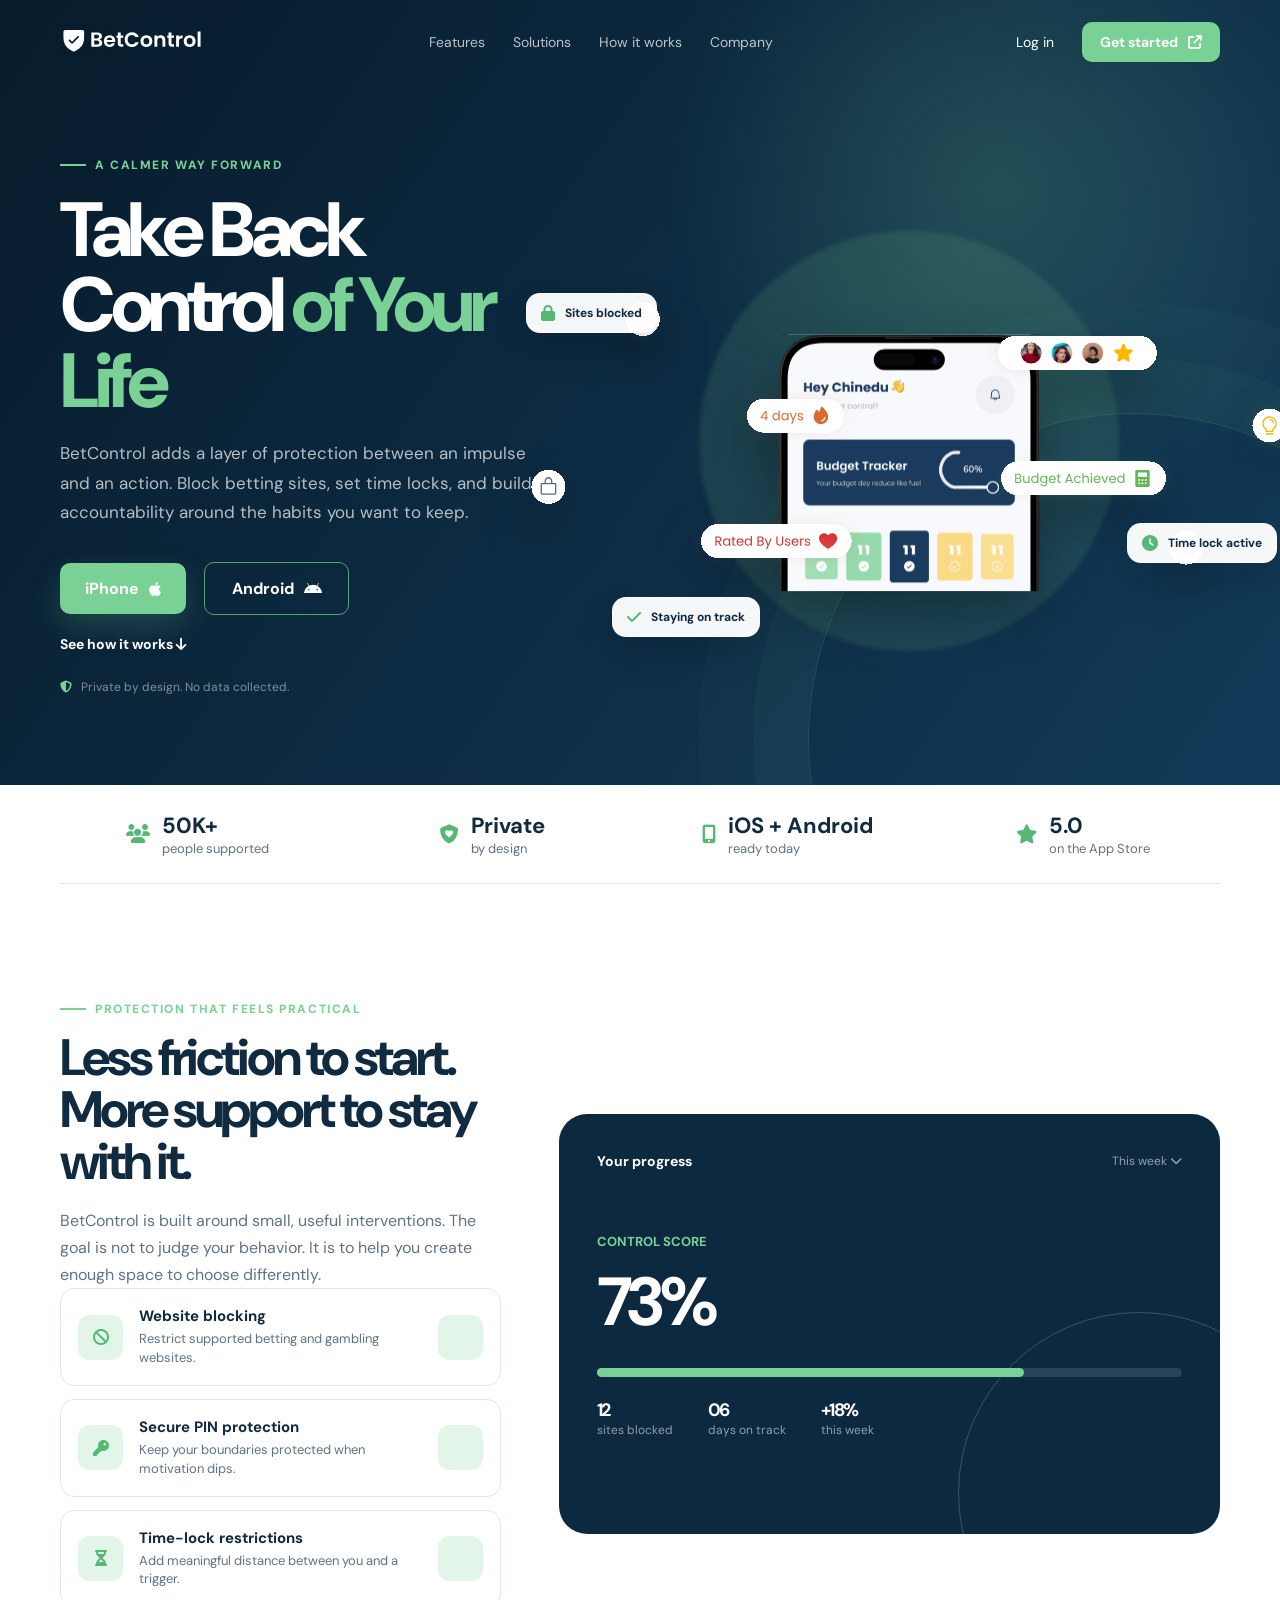
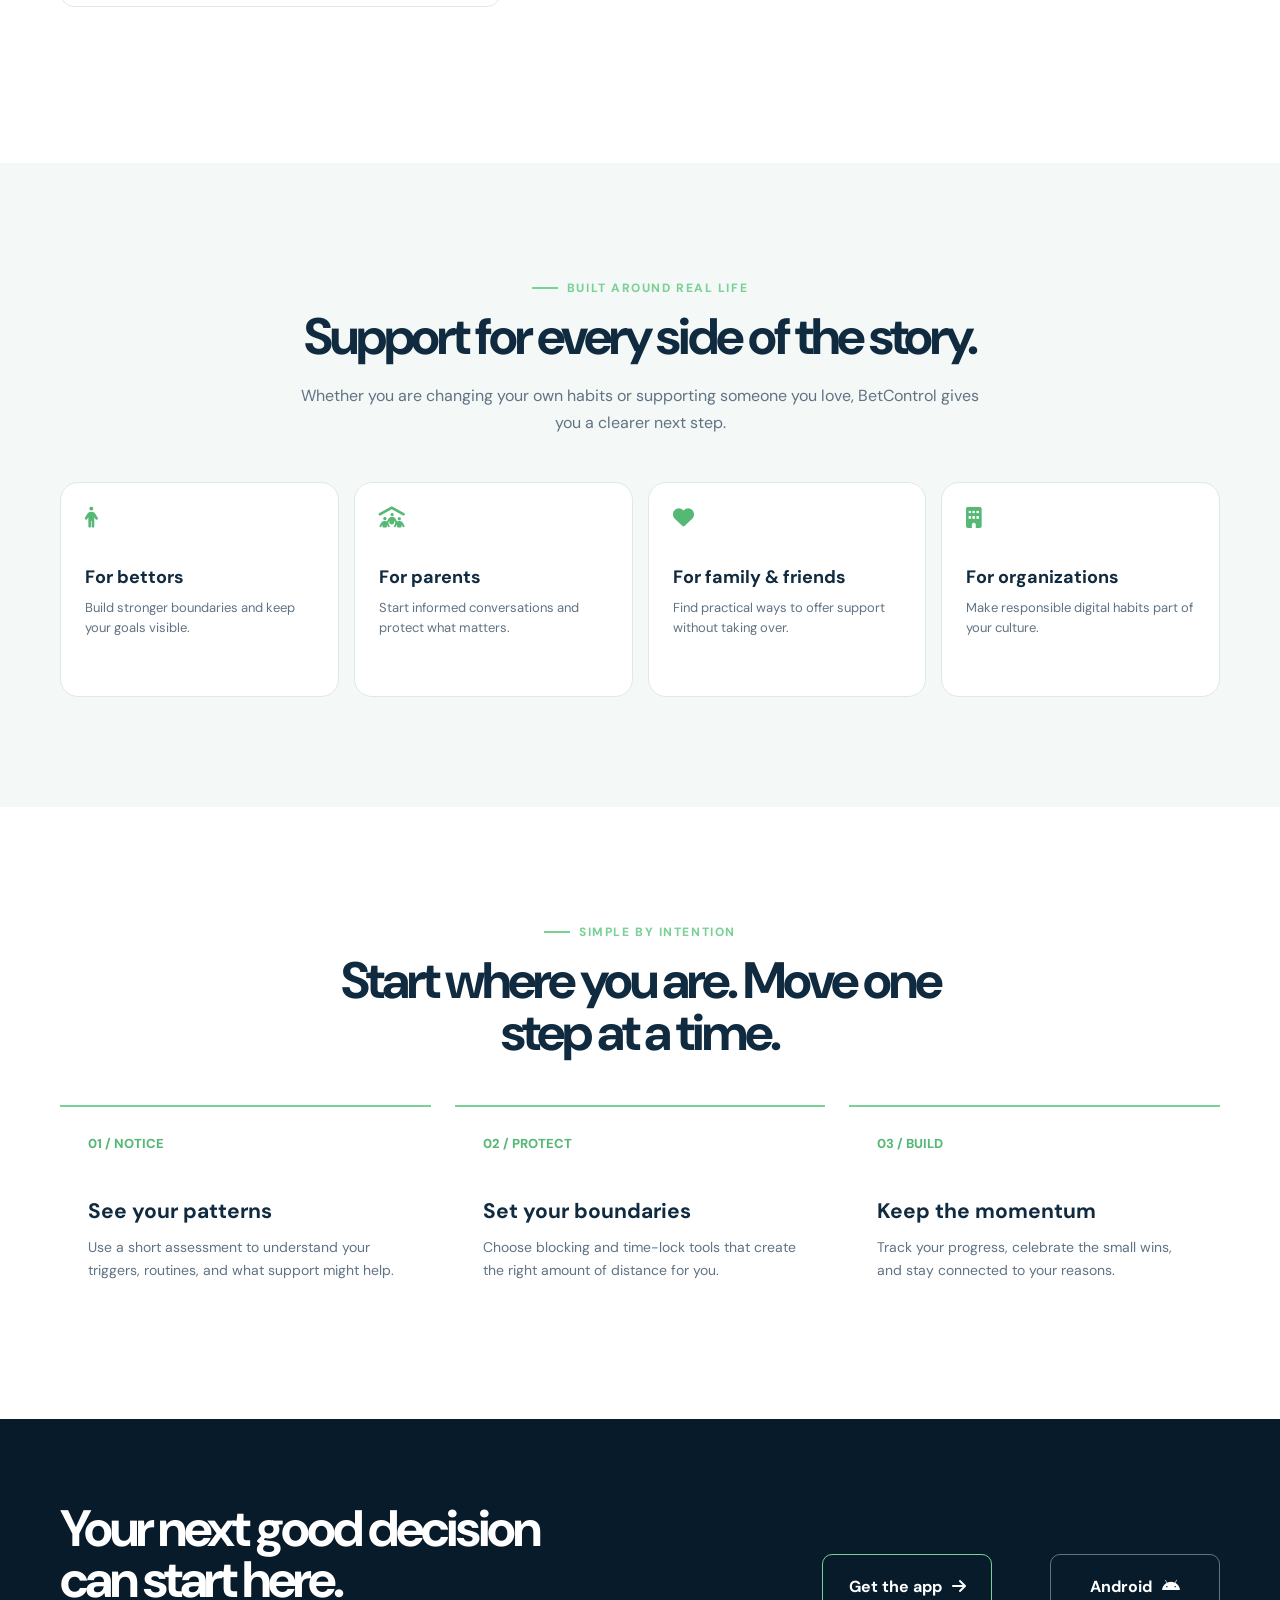
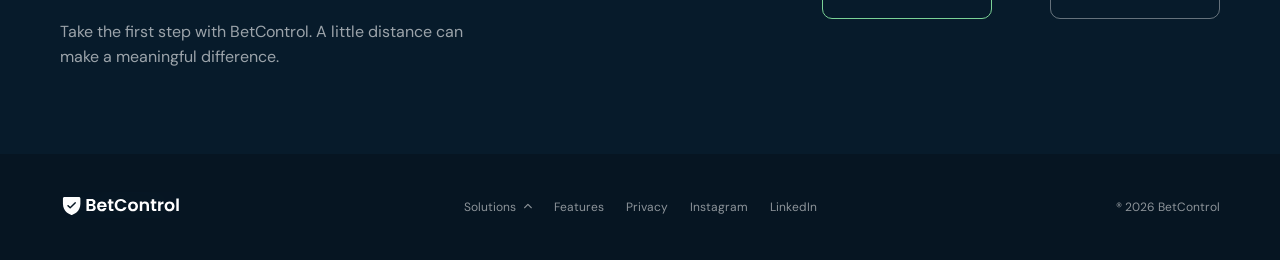
<file: index.html>
<!doctype html>
<html lang="en">
  <head>
    <meta charset="UTF-8" />
    <meta name="viewport" content="width=device-width, initial-scale=1.0" />
    <meta
      name="description"
      content="BetControl helps you reduce gambling distractions and build healthier digital habits with blocking and accountability tools."
    />
    <title>BetControl | Take Back Control of Your Life</title>
    <link rel="preconnect" href="https://fonts.googleapis.com" />
    <link rel="preconnect" href="https://fonts.gstatic.com" crossorigin />
    <link
      href="https://fonts.googleapis.com/css2?family=DM+Sans:wght@400;500;600;700;800&display=swap"
      rel="stylesheet"
    />
    <link
      rel="stylesheet"
      href="https://cdnjs.cloudflare.com/ajax/libs/font-awesome/6.5.0/css/all.min.css"
    />
    <link rel="shortcut icon" href="images/favicon.png" type="image/png" />
    <link rel="stylesheet" href="css/home.css" />
  </head>
  <body class="home-page">
    <div
      class="site-preloader"
      id="sitePreloader"
      role="status"
      aria-label="Loading BetControl"
    >
      <div class="preloader-mark"><i class="fa-solid fa-shield-check"></i></div>
      <strong>BetControl</strong>
      <span class="preloader-line"><span></span></span>
    </div>
    <header class="site-header">
      <div class="container site-nav" id="siteNav">
        <a href="index.html" aria-label="BetControl home"
          ><img class="site-logo" src="images/Logo(W).svg" alt="BetControl"
        /></a>
        <nav class="nav-links" aria-label="Main navigation">
          <a href="#features">Features</a><a href="#solutions">Solutions</a
          ><a href="#how-it-works">How it works</a
          ><a href="#company">Company</a>
        </nav>
        <div class="nav-actions">
          <a class="nav-login" href="#download">Log in</a
          ><a class="nav-cta" href="#download"
            >Get started
            <i class="fa-solid fa-arrow-up-right-from-square"></i></a
          ><button
            class="menu-toggle"
            type="button"
            aria-label="Open navigation"
            aria-expanded="false"
          >
            <i class="fa-solid fa-bars"></i>
          </button>
        </div>
      </div>
    </header>

    <main>
      <section class="hero">
        <div class="container hero-grid">
          <div class="hero-copy-block reveal">
            <div class="eyebrow">A calmer way forward</div>
            <h1>Take Back Control <span>of Your Life</span></h1>
            <!-- <h1>Make room for <span>better choices.</span></h1> -->
            <p class="hero-copy">
              BetControl adds a layer of protection between an impulse and an
              action. Block betting sites, set time locks, and build
              accountability around the habits you want to keep.
            </p>
            <div class="hero-actions">
              <a
                class="hero-cta"
                href="https://apps.apple.com/ng/app/betcontrol-app/id6780046668"
                target="_blank"
                rel="noopener noreferrer"
                >iPhone <i class="fa-brands fa-apple"></i></a
              ><a
                class="hero-cta android-cta"
                href="https://play.google.com/store/apps/details?id=com.betcontrol.app"
                target="_blank"
                rel="noopener noreferrer"
                >Android <i class="fa-brands fa-android"></i></a
              ><a class="hero-secondary" href="#how-it-works"
                >See how it works <i class="fa-solid fa-arrow-down"></i
              ></a>
            </div>
            <div class="hero-note">
              <i class="fa-solid fa-shield-halved"></i> Private by design. No
              data collected.
            </div>
          </div>
          <div class="hero-visual reveal">
            <div class="mockup-wrap">
              <img
                class="mockup"
                src="images/Mockup.svg"
                alt="BetControl app interface preview"
              />
              <div class="float-chip chip-one">
                <i class="fa-solid fa-lock"></i> Sites blocked
              </div>
              <div class="float-chip chip-two">
                <i class="fa-solid fa-clock"></i> Time lock active
              </div>
              <div class="float-chip chip-three">
                <i class="fa-solid fa-check"></i> Staying on track
              </div>
            </div>
          </div>
        </div>
      </section>

      <section class="container trust-bar" aria-label="BetControl highlights">
        <div class="trust-item">
          <i class="fa-solid fa-users"></i
          ><span><strong>50K+</strong>people supported</span>
        </div>
        <div class="trust-item">
          <i class="fa-solid fa-shield-heart"></i
          ><span><strong>Private</strong>by design</span>
        </div>
        <div class="trust-item">
          <i class="fa-solid fa-mobile-screen-button"></i
          ><span><strong>iOS + Android</strong>ready today</span>
        </div>
        <div class="trust-item">
          <i class="fa-solid fa-star"></i
          ><span><strong>5.0</strong>on the App Store</span>
        </div>
      </section>

      <section class="section" id="features">
        <div class="container feature-layout">
          <div class="section-heading">
            <div class="eyebrow">Protection that feels practical</div>
            <h2>Less friction to start. More support to stay with it.</h2>
            <p>
              BetControl is built around small, useful interventions. The goal
              is not to judge your behavior. It is to help you create enough
              space to choose differently.
            </p>
            <div class="feature-list">
              <div class="feature-row">
                <i class="fa-solid fa-ban"></i>
                <div>
                  <h3>Website blocking</h3>
                  <p>Restrict supported betting and gambling websites.</p>
                </div>
                <span><i class="fa-solid fa-arrow-up-right"></i></span>
              </div>
              <div class="feature-row">
                <i class="fa-solid fa-key"></i>
                <div>
                  <h3>Secure PIN protection</h3>
                  <p>Keep your boundaries protected when motivation dips.</p>
                </div>
                <span><i class="fa-solid fa-arrow-up-right"></i></span>
              </div>
              <div class="feature-row">
                <i class="fa-solid fa-hourglass-half"></i>
                <div>
                  <h3>Time-lock restrictions</h3>
                  <p>Add meaningful distance between you and a trigger.</p>
                </div>
                <span><i class="fa-solid fa-arrow-up-right"></i></span>
              </div>
            </div>
          </div>
          <div class="feature-panel" aria-label="Progress preview">
            <div class="panel-top">
              <strong>Your progress</strong
              ><span>This week <i class="fa-solid fa-chevron-down"></i></span>
            </div>
            <div class="panel-score">
              <small>CONTROL SCORE</small><strong>73%</strong>
              <div class="score-line"><span></span></div>
              <div class="panel-stats">
                <span><strong>12</strong>sites blocked</span
                ><span><strong>06</strong>days on track</span
                ><span><strong>+18%</strong>this week</span>
              </div>
            </div>
          </div>
        </div>
      </section>

      <section class="section section-soft" id="solutions">
        <div class="container">
          <div class="section-heading center">
            <div class="eyebrow">Built around real life</div>
            <h2>Support for every side of the story.</h2>
            <p>
              Whether you are changing your own habits or supporting someone you
              love, BetControl gives you a clearer next step.
            </p>
          </div>
          <div class="audience-grid">
            <a class="audience-card" href="bettors.html"
              ><i class="fa-solid fa-person"></i>
              <h3>For bettors</h3>
              <p>Build stronger boundaries and keep your goals visible.</p></a
            ><a class="audience-card" href="parents.html"
              ><i class="fa-solid fa-people-roof"></i>
              <h3>For parents</h3>
              <p>Start informed conversations and protect what matters.</p></a
            ><a class="audience-card" href="family&friends.html"
              ><i class="fa-solid fa-heart"></i>
              <h3>For family & friends</h3>
              <p>
                Find practical ways to offer support without taking over.
              </p></a
            ><a class="audience-card" href="entreprise.html"
              ><i class="fa-solid fa-building"></i>
              <h3>For organizations</h3>
              <p>Make responsible digital habits part of your culture.</p></a
            >
          </div>
        </div>
      </section>

      <section class="section" id="how-it-works">
        <div class="container">
          <div class="section-heading center">
            <div class="eyebrow">Simple by intention</div>
            <h2>Start where you are. Move one step at a time.</h2>
          </div>
          <div class="steps">
            <div class="step">
              <div class="step-number">01 / NOTICE</div>
              <h3>See your patterns</h3>
              <p>
                Use a short assessment to understand your triggers, routines,
                and what support might help.
              </p>
            </div>
            <div class="step">
              <div class="step-number">02 / PROTECT</div>
              <h3>Set your boundaries</h3>
              <p>
                Choose blocking and time-lock tools that create the right amount
                of distance for you.
              </p>
            </div>
            <div class="step">
              <div class="step-number">03 / BUILD</div>
              <h3>Keep the momentum</h3>
              <p>
                Track your progress, celebrate the small wins, and stay
                connected to your reasons.
              </p>
            </div>
          </div>
        </div>
      </section>

      <section class="final-cta" id="download">
        <div class="container">
          <div>
            <h2>Your next good decision can start here.</h2>
            <p>
              Take the first step with BetControl. A little distance can make a
              meaningful difference.
            </p>
          </div>
          <div class="final-cta-actions">
            <a
              class="outline-cta final-cta-app"
              href="https://apps.apple.com/ng/app/betcontrol-app/id6780046668"
              target="_blank"
              rel="noopener noreferrer"
              >Get the app <i class="fa-solid fa-arrow-right"></i
            ></a>
            <a
              class="outline-cta outline-cta-secondary"
              href="https://play.google.com/store/apps/details?id=com.betcontrol.app"
              target="_blank"
              rel="noopener noreferrer"
              >Android <i class="fa-brands fa-android"></i
            ></a>
          </div>
        </div>
      </section>
    </main>

    <footer class="site-footer" id="company">
      <div class="container">
        <a href="index.html"
          ><img class="footer-logo" src="images/Logo(W).svg" alt="BetControl"
        /></a>
        <div class="footer-links">
          <div class="footer-solution-menu">
            <button
              class="footer-solution-trigger"
              type="button"
              aria-expanded="false"
              aria-controls="footerSolutions"
            >
              Solutions <i class="fa-solid fa-chevron-up"></i>
            </button>
            <div class="footer-solution-dropdown" id="footerSolutions">
              <a href="bettors.html">For bettors</a>
              <a href="parents.html">For parents</a>
              <a href="family&friends.html">Family &amp; friends</a>
              <a href="entreprise.html">Organizations</a>
            </div>
          </div>
          <a href="#features">Features</a
          ><a
            href=""
            target="_blank"
            rel="noopener noreferrer"
            >Privacy</a
          ><a
            href="https://www.instagram.com/betcontrolhq/?hl=en"
            target="_blank"
            rel="noopener noreferrer"
            >Instagram</a
          ><a
            href="https://www.linkedin.com/company/betcontrol/posts/?feedView=all"
            target="_blank"
            rel="noopener noreferrer"
            >LinkedIn</a
          >
        </div>
        <span>® 2026 BetControl</span>
      </div>
    </footer>
    <script>
      window.addEventListener("load", () => {
        document.body.classList.add("page-ready");
        window.setTimeout(
          () => document.getElementById("sitePreloader")?.remove(),
          1100,
        );
      });
      const siteNav = document.getElementById("siteNav");
      const menuToggle = document.querySelector(".menu-toggle");
      menuToggle.addEventListener("click", () => {
        const isOpen = siteNav.classList.toggle("mobile-open");
        menuToggle.setAttribute("aria-expanded", String(isOpen));
        menuToggle.innerHTML = isOpen
          ? '<i class="fa-solid fa-xmark"></i>'
          : '<i class="fa-solid fa-bars"></i>';
      });

      const solutionMenu = document.querySelector(".footer-solution-menu");
      const solutionTrigger = document.querySelector(
        ".footer-solution-trigger",
      );
      solutionTrigger.addEventListener("click", () => {
        const isOpen = solutionMenu.classList.toggle("open");
        solutionTrigger.setAttribute("aria-expanded", String(isOpen));
      });
      document.addEventListener("click", (event) => {
        if (!solutionMenu.contains(event.target)) {
          solutionMenu.classList.remove("open");
          solutionTrigger.setAttribute("aria-expanded", "false");
        }
      });
      document.addEventListener("keydown", (event) => {
        if (event.key === "Escape") {
          solutionMenu.classList.remove("open");
          solutionTrigger.setAttribute("aria-expanded", "false");
          solutionTrigger.focus();
        }
      });
    </script>
  </body>
</html>
</file>
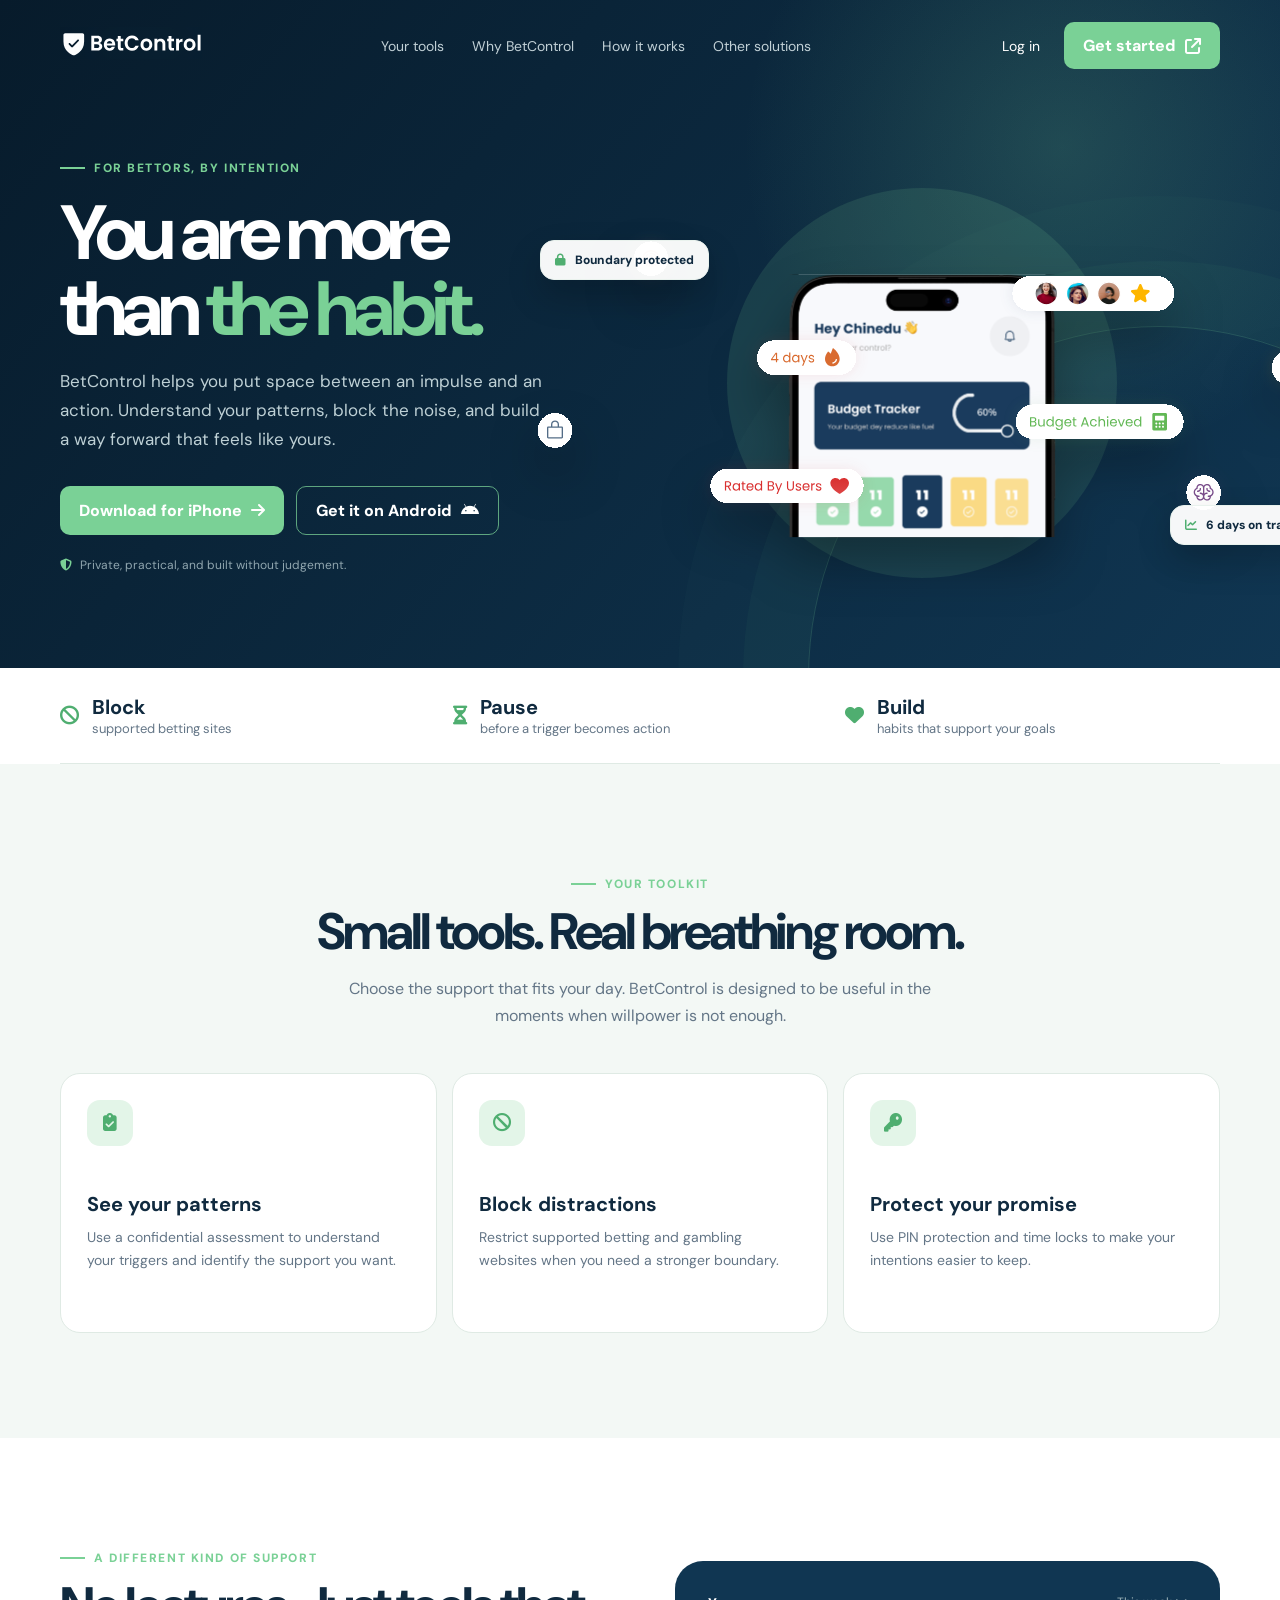
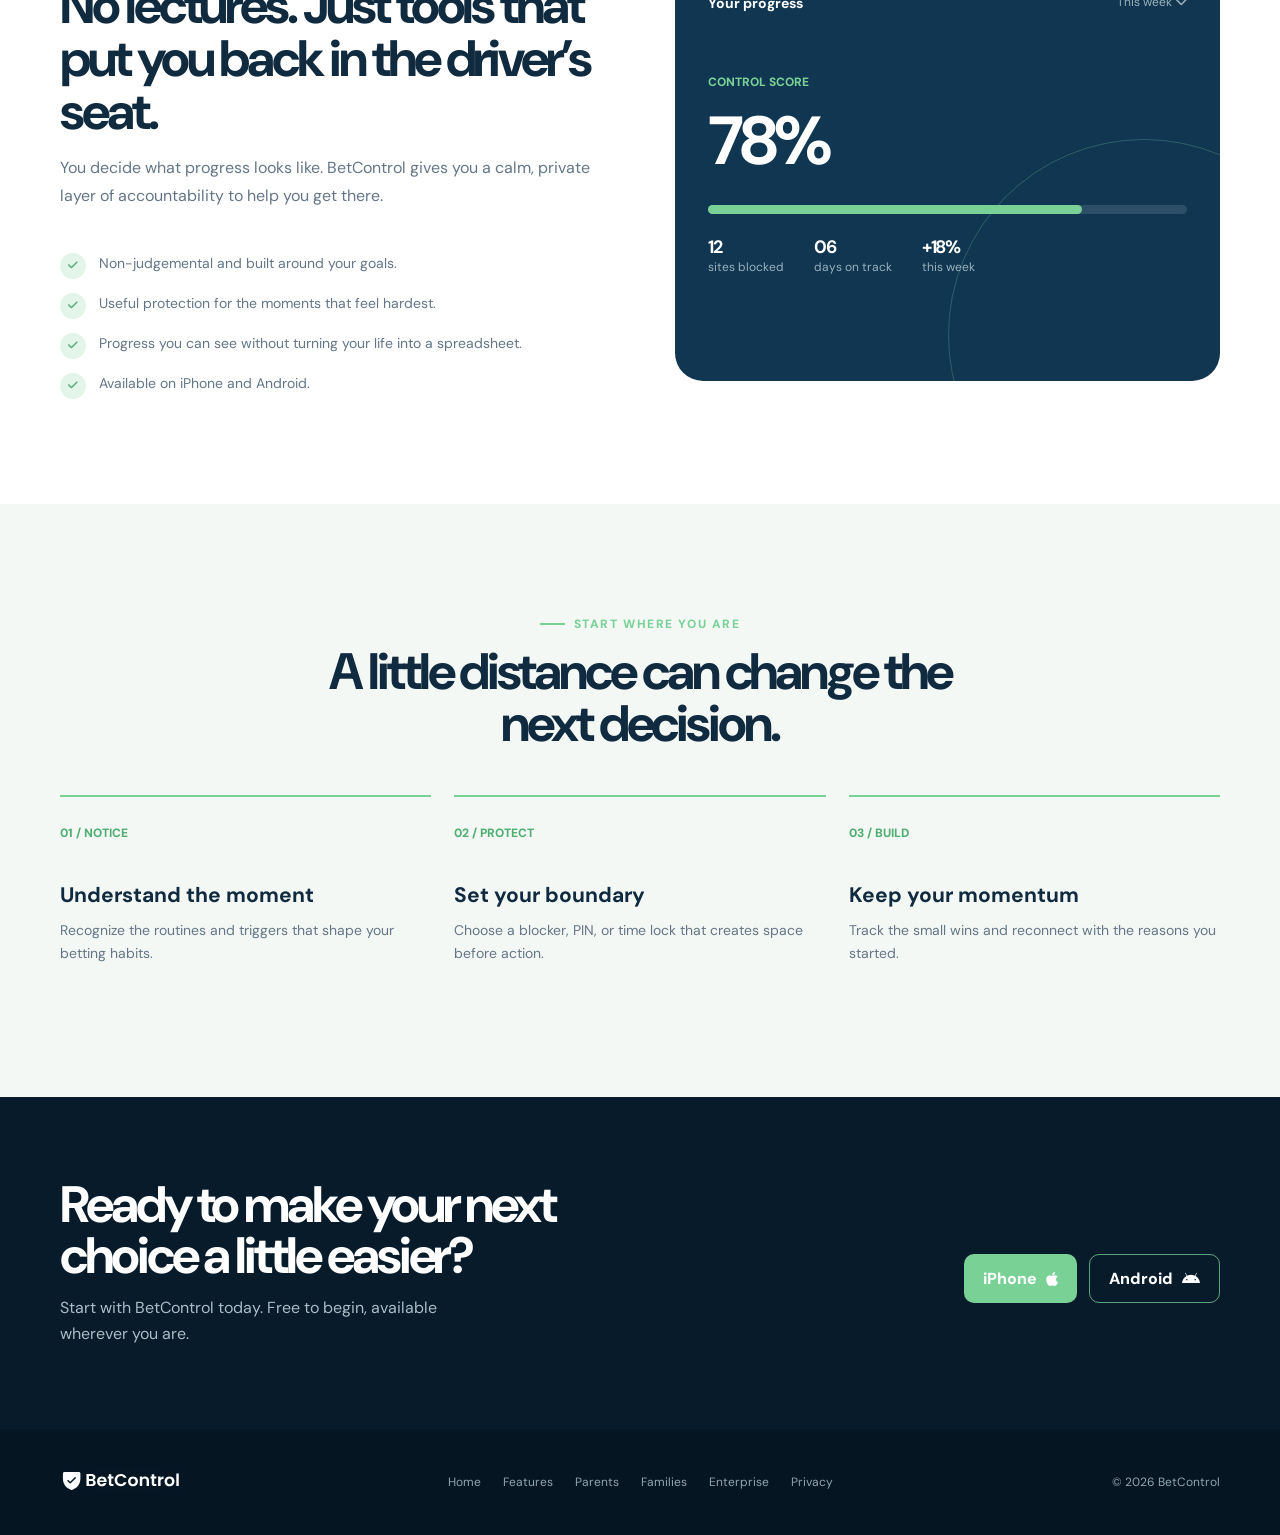
<file: bettors.html>
<!doctype html>
<!doctype html>
<html lang="en">
  <head>
    <meta charset="UTF-8" />
    <meta name="viewport" content="width=device-width, initial-scale=1.0" />
    <meta
      name="description"
      content="BetControl gives bettors practical tools to block distractions, set boundaries, and build healthier digital habits."
    />
    <title>For Bettors | BetControl</title>
    <link rel="preconnect" href="https://fonts.googleapis.com" />
    <link rel="preconnect" href="https://fonts.gstatic.com" crossorigin />
    <link
      href="https://fonts.googleapis.com/css2?family=DM+Sans:wght@400;500;600;700;800&display=swap"
      rel="stylesheet"
    />
    <link
      rel="stylesheet"
      href="https://cdnjs.cloudflare.com/ajax/libs/font-awesome/6.5.0/css/all.min.css"
    />
    <link rel="shortcut icon" href="images/favicon.png" type="image/png" />
    <link rel="stylesheet" href="css/bettors-home.css" />
  </head>
  <body class="bettors-page">
    <div
      class="site-preloader"
      id="sitePreloader"
      role="status"
      aria-label="Loading BetControl"
    >
      <div class="preloader-mark"><i class="fa-solid fa-shield-check"></i></div>
      <strong>BetControl</strong>
      <span class="preloader-line"><span></span></span>
    </div>
    <header class="bettors-header">
      <div class="bettors-container bettors-nav" id="bettorsNav">
        <a href="index.html" aria-label="BetControl home"
          ><img class="bettors-logo" src="images/Logo(W).svg" alt="BetControl"
        /></a>
        <nav class="bettors-nav-links" aria-label="Main navigation">
          <a href="#tools">Your tools</a><a href="#why">Why BetControl</a
          ><a href="#steps">How it works</a
          ><a href="index.html#solutions">Other solutions</a>
        </nav>
        <div class="bettors-nav-actions">
          <a class="bettors-login" href="#download">Log in</a
          ><a class="bettors-button" href="#download"
            >Get started
            <i class="fa-solid fa-arrow-up-right-from-square"></i></a
          ><button
            class="bettors-menu"
            type="button"
            aria-label="Open navigation"
            aria-expanded="false"
          >
            <i class="fa-solid fa-bars"></i>
          </button>
        </div>
      </div>
    </header>

    <main>
      <section class="bettors-hero">
        <div class="bettors-container bettors-hero-grid">
          <div>
            <div class="bettors-eyebrow">For bettors, by intention</div>
            <h1>You are more than <span>the habit.</span></h1>
            <p class="bettors-hero-copy">
              BetControl helps you put space between an impulse and an action.
              Understand your patterns, block the noise, and build a way forward
              that feels like yours.
            </p>
            <div class="bettors-hero-actions">
              <a
                class="bettors-button"
                href="https://apps.apple.com/ng/app/betcontrol-app/id6780046668"
                target="_blank"
                rel="noopener noreferrer"
                >Download for iPhone <i class="fa-solid fa-arrow-right"></i></a
              ><a
                class="bettors-button bettors-outline"
                href="https://play.google.com/store/apps/details?id=com.betcontrol.app"
                target="_blank"
                rel="noopener noreferrer"
                >Get it on Android <i class="fa-brands fa-android"></i
              ></a>
            </div>
            <div class="bettors-note">
              <i class="fa-solid fa-shield-halved"></i> Private, practical, and
              built without judgement.
            </div>
          </div>
          <div class="bettors-visual">
            <div class="bettors-phone">
              <img
                src="images/Mockup.svg"
                alt="BetControl app progress and protection tools"
              />
              <div class="bettors-status status-lock">
                <i class="fa-solid fa-lock"></i> Boundary protected
              </div>
              <div class="bettors-status status-score">
                <i class="fa-solid fa-chart-line"></i> 6 days on track
              </div>
            </div>
          </div>
        </div>
      </section>

      <section
        class="bettors-container bettors-strip"
        aria-label="BetControl benefits"
      >
        <div class="bettors-strip-item">
          <i class="fa-solid fa-ban"></i
          ><span><strong>Block</strong>supported betting sites</span>
        </div>
        <div class="bettors-strip-item">
          <i class="fa-solid fa-hourglass-half"></i
          ><span><strong>Pause</strong>before a trigger becomes action</span>
        </div>
        <div class="bettors-strip-item">
          <i class="fa-solid fa-heart"></i
          ><span><strong>Build</strong>habits that support your goals</span>
        </div>
      </section>

      <section class="bettors-section bettors-soft" id="tools">
        <div class="bettors-container">
          <div class="bettors-heading center">
            <div class="bettors-eyebrow">Your toolkit</div>
            <h2>Small tools. Real breathing room.</h2>
            <p>
              Choose the support that fits your day. BetControl is designed to
              be useful in the moments when willpower is not enough.
            </p>
          </div>
          <div class="bettors-tools">
            <article class="bettors-tool">
              <i class="fa-solid fa-clipboard-check"></i>
              <h3>See your patterns</h3>
              <p>
                Use a confidential assessment to understand your triggers and
                identify the support you want.
              </p>
            </article>
            <article class="bettors-tool">
              <i class="fa-solid fa-ban"></i>
              <h3>Block distractions</h3>
              <p>
                Restrict supported betting and gambling websites when you need a
                stronger boundary.
              </p>
            </article>
            <article class="bettors-tool">
              <i class="fa-solid fa-key"></i>
              <h3>Protect your promise</h3>
              <p>
                Use PIN protection and time locks to make your intentions easier
                to keep.
              </p>
            </article>
          </div>
        </div>
      </section>

      <section class="bettors-section" id="why">
        <div class="bettors-container bettors-story">
          <div>
            <div class="bettors-heading">
              <div class="bettors-eyebrow">A different kind of support</div>
              <h2>
                No lectures. Just tools that put you back in the driver’s seat.
              </h2>
              <p>
                You decide what progress looks like. BetControl gives you a
                calm, private layer of accountability to help you get there.
              </p>
            </div>
            <div class="bettors-checks">
              <div class="bettors-check">
                <i class="fa-solid fa-check"></i
                ><span>Non-judgemental and built around your goals.</span>
              </div>
              <div class="bettors-check">
                <i class="fa-solid fa-check"></i
                ><span
                  >Useful protection for the moments that feel hardest.</span
                >
              </div>
              <div class="bettors-check">
                <i class="fa-solid fa-check"></i
                ><span
                  >Progress you can see without turning your life into a
                  spreadsheet.</span
                >
              </div>
              <div class="bettors-check">
                <i class="fa-solid fa-check"></i
                ><span>Available on iPhone and Android.</span>
              </div>
            </div>
          </div>
          <div
            class="bettors-dashboard"
            aria-label="BetControl progress preview"
          >
            <div class="dashboard-top">
              <strong>Your progress</strong
              ><span>This week <i class="fa-solid fa-chevron-down"></i></span>
            </div>
            <div class="dashboard-score">
              <small>CONTROL SCORE</small><strong>78%</strong>
              <div class="dashboard-line"><span></span></div>
              <div class="dashboard-labels">
                <span><strong>12</strong>sites blocked</span
                ><span><strong>06</strong>days on track</span
                ><span><strong>+18%</strong>this week</span>
              </div>
            </div>
          </div>
        </div>
      </section>

      <section class="bettors-section bettors-soft" id="steps">
        <div class="bettors-container">
          <div class="bettors-heading center">
            <div class="bettors-eyebrow">Start where you are</div>
            <h2>A little distance can change the next decision.</h2>
          </div>
          <div class="bettors-steps">
            <article class="bettors-step">
              <div class="bettors-step-number">01 / NOTICE</div>
              <h3>Understand the moment</h3>
              <p>
                Recognize the routines and triggers that shape your betting
                habits.
              </p>
            </article>
            <article class="bettors-step">
              <div class="bettors-step-number">02 / PROTECT</div>
              <h3>Set your boundary</h3>
              <p>
                Choose a blocker, PIN, or time lock that creates space before
                action.
              </p>
            </article>
            <article class="bettors-step">
              <div class="bettors-step-number">03 / BUILD</div>
              <h3>Keep your momentum</h3>
              <p>
                Track the small wins and reconnect with the reasons you started.
              </p>
            </article>
          </div>
        </div>
      </section>

      <section class="bettors-cta" id="download">
        <div class="bettors-container">
          <div>
            <h2>Ready to make your next choice a little easier?</h2>
            <p>
              Start with BetControl today. Free to begin, available wherever you
              are.
            </p>
          </div>
          <div class="bettors-hero-actions">
            <a
              class="bettors-button"
              href="https://apps.apple.com/ng/app/betcontrol-app/id6780046668"
              target="_blank"
              rel="noopener noreferrer"
              >iPhone <i class="fa-brands fa-apple"></i></a
            ><a
              class="bettors-button bettors-outline"
              href="https://play.google.com/store/apps/details?id=com.betcontrol.app"
              target="_blank"
              rel="noopener noreferrer"
              >Android <i class="fa-brands fa-android"></i
            ></a>
          </div>
        </div>
      </section>
    </main>

    <footer class="bettors-footer">
      <div class="bettors-container">
        <a href="index.html"
          ><img src="images/Logo(W).svg" alt="BetControl"
        /></a>
        <div class="bettors-footer-links">
          <a href="index.html">Home</a><a href="index.html#features">Features</a
          ><a href="parents.html">Parents</a
          ><a href="family&friends.html">Families</a
          ><a href="entreprise.html">Enterprise</a
          ><a
            href=""
            target="_blank"
            rel="noopener noreferrer"
            >Privacy</a
          >
        </div>
        <span>© 2026 BetControl</span>
      </div>
    </footer>
    <script>
      window.addEventListener("load", () => {
        document.body.classList.add("page-ready");
        window.setTimeout(
          () => document.getElementById("sitePreloader")?.remove(),
          1100,
        );
      });
      const bettorsNav = document.getElementById("bettorsNav");
      const bettorsMenu = document.querySelector(".bettors-menu");
      bettorsMenu.addEventListener("click", () => {
        const isOpen = bettorsNav.classList.toggle("mobile-open");
        bettorsMenu.setAttribute("aria-expanded", String(isOpen));
        bettorsMenu.innerHTML = isOpen
          ? '<i class="fa-solid fa-xmark"></i>'
          : '<i class="fa-solid fa-bars"></i>';
      });
    </script>
  </body>
</html>
</file>
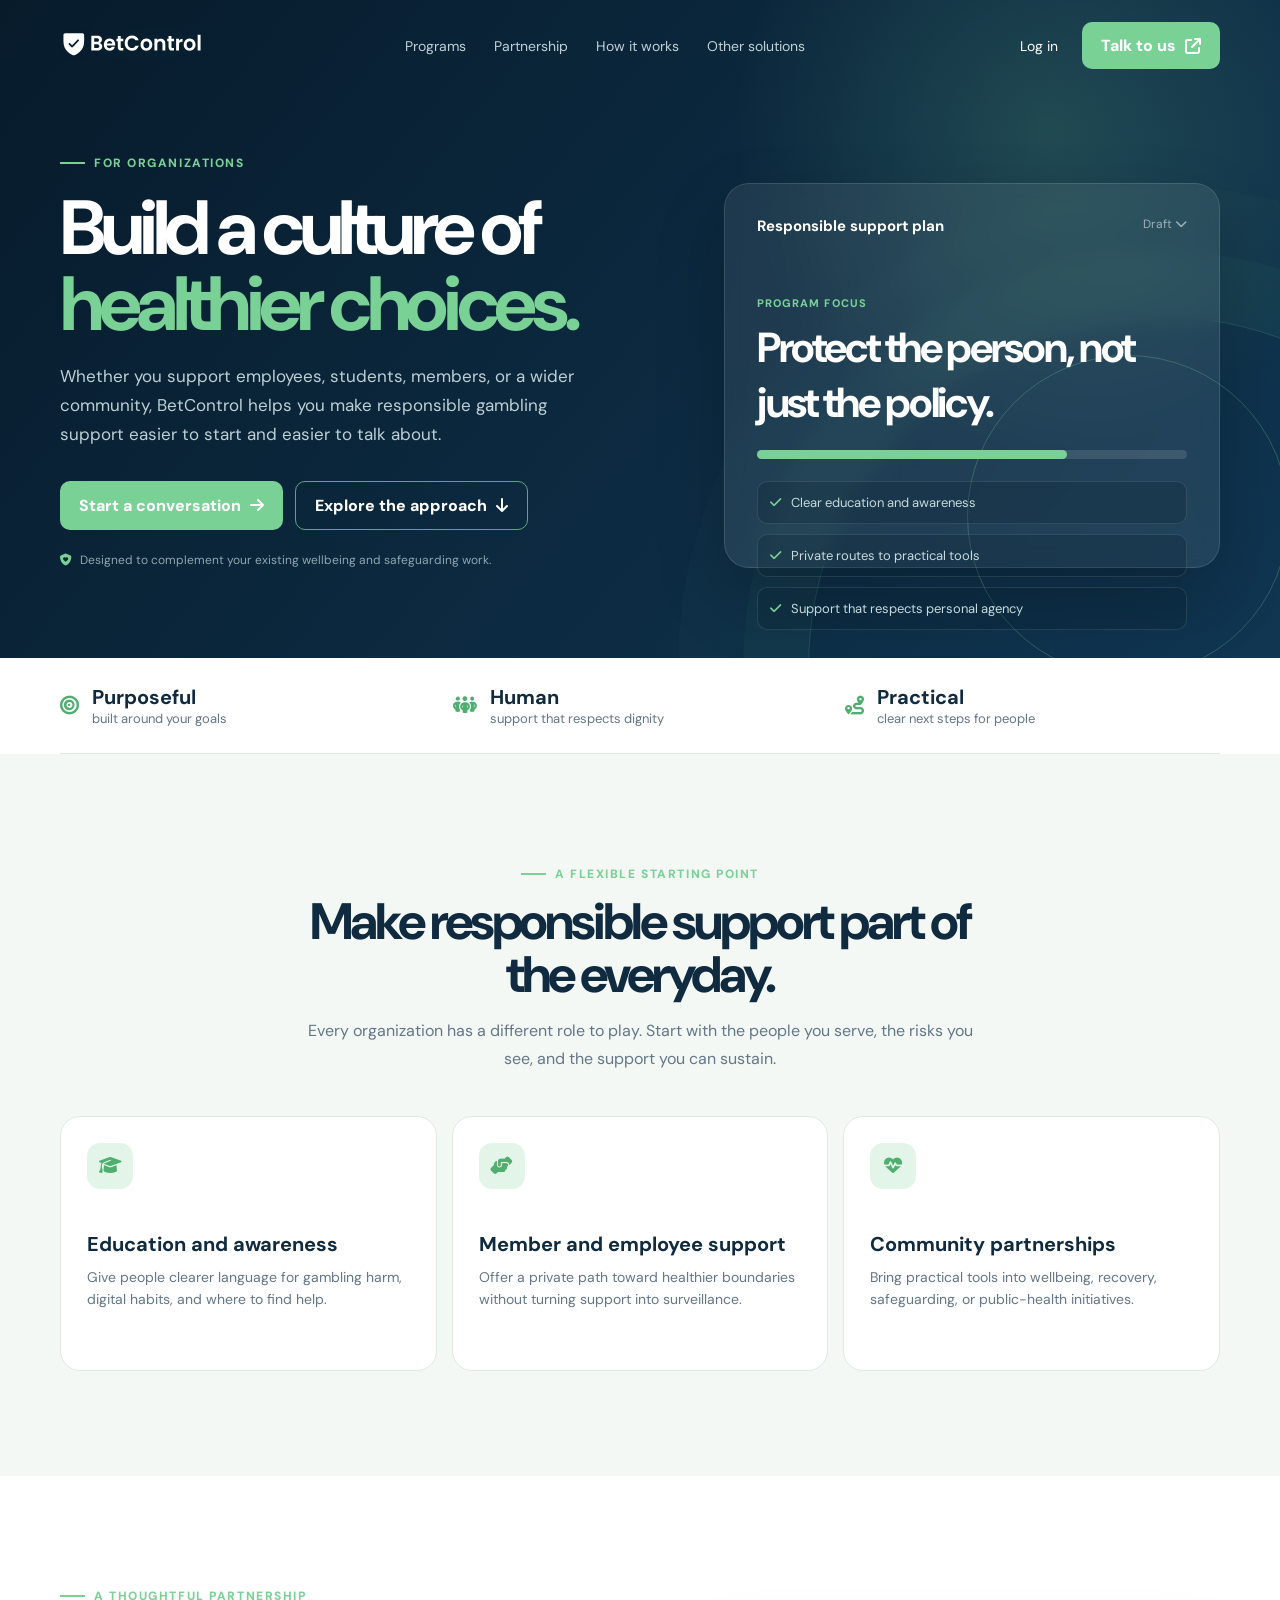
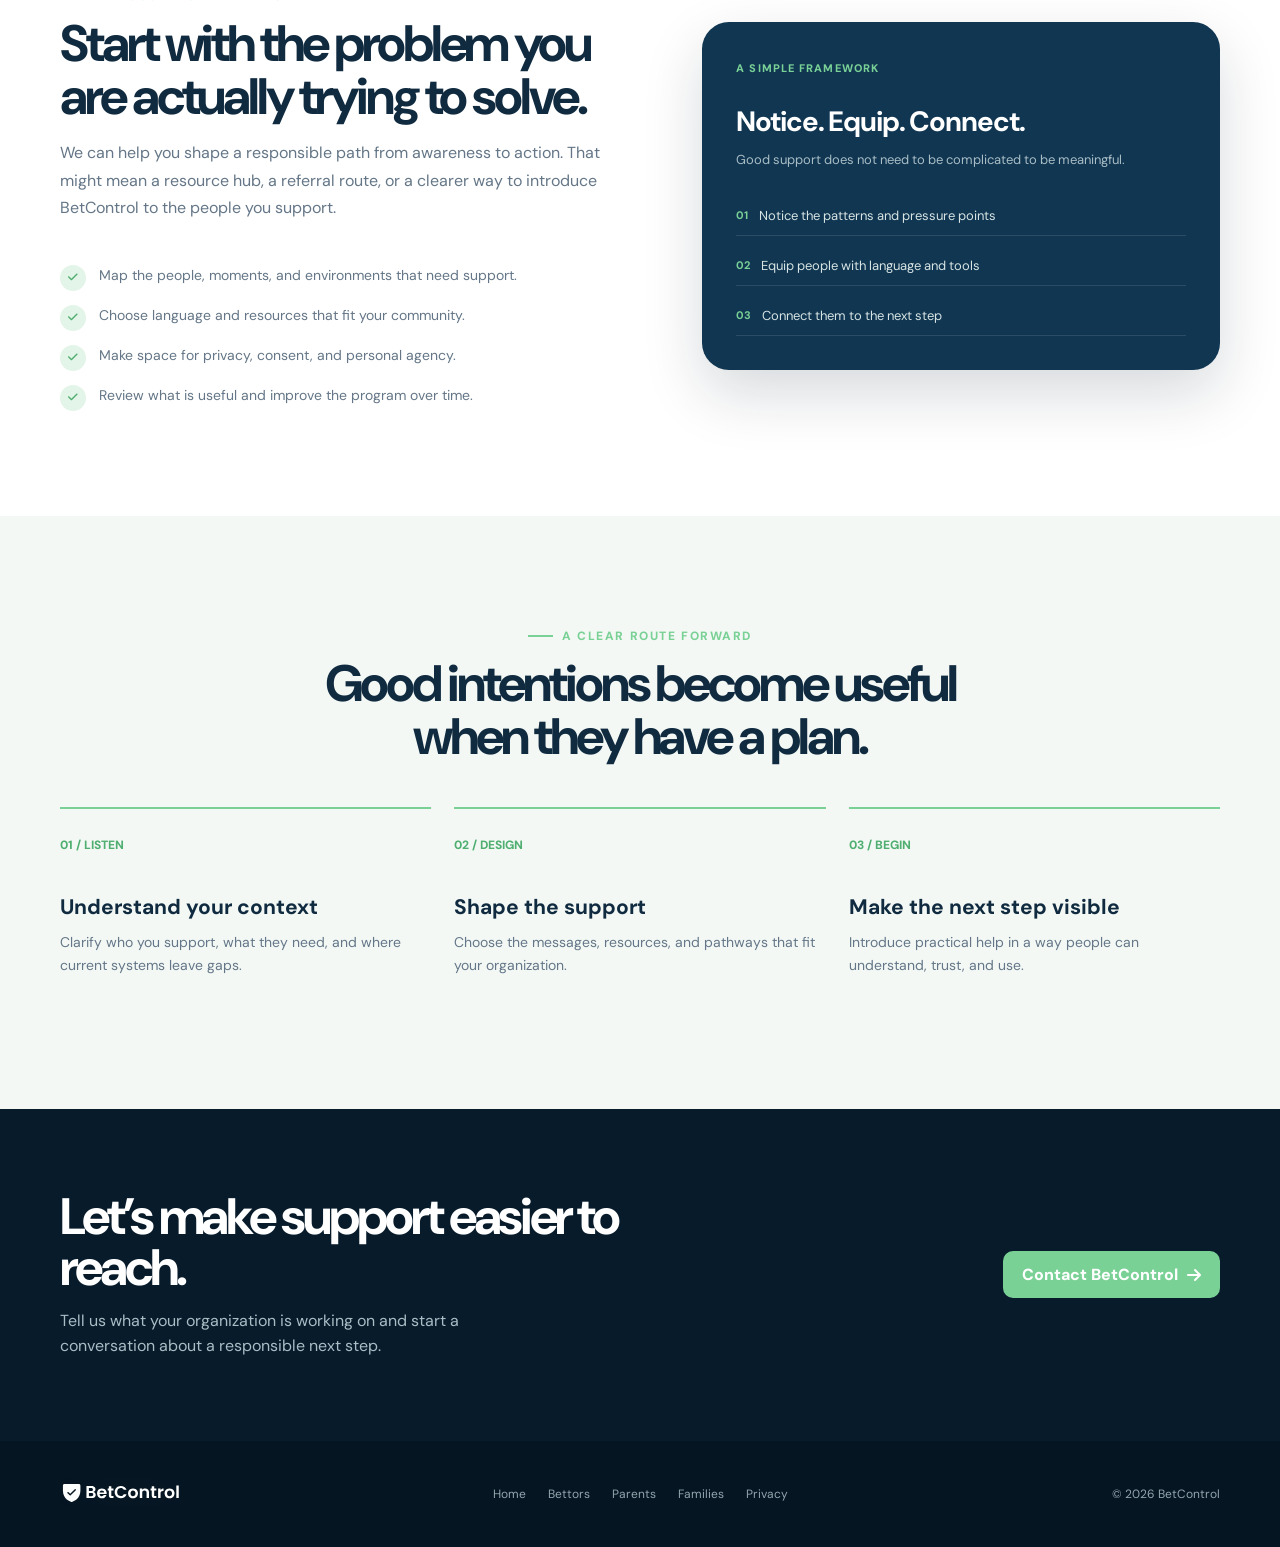
<file: entreprise.html>
<!doctype html>
<!doctype html>
<html lang="en">
  <head>
    <meta charset="UTF-8" />
    <meta name="viewport" content="width=device-width, initial-scale=1.0" />
    <meta
      name="description"
      content="BetControl helps organizations build responsible gambling support into their programs, policies, and communities."
    />
    <title>For Organizations | BetControl</title>
    <link rel="preconnect" href="https://fonts.googleapis.com" />
    <link rel="preconnect" href="https://fonts.gstatic.com" crossorigin />
    <link
      href="https://fonts.googleapis.com/css2?family=DM+Sans:wght@400;500;600;700;800&display=swap"
      rel="stylesheet"
    />
    <link
      rel="stylesheet"
      href="https://cdnjs.cloudflare.com/ajax/libs/font-awesome/6.5.0/css/all.min.css"
    />
    <link rel="shortcut icon" href="images/favicon.png" type="image/png" />
    <link rel="stylesheet" href="css/organization-home.css" />
  </head>
  <body class="organization-page">
    <div
      class="site-preloader"
      id="sitePreloader"
      role="status"
      aria-label="Loading BetControl"
    >
      <div class="preloader-mark"><i class="fa-solid fa-shield-check"></i></div>
      <strong>BetControl</strong>
      <span class="preloader-line"><span></span></span>
    </div>
    <header class="organization-header">
      <div class="organization-container organization-nav" id="organizationNav">
        <a href="index.html" aria-label="BetControl home"
          ><img
            class="organization-logo"
            src="images/Logo(W).svg"
            alt="BetControl"
        /></a>
        <nav class="organization-links" aria-label="Main navigation">
          <a href="#programs">Programs</a><a href="#partner">Partnership</a
          ><a href="#steps">How it works</a
          ><a href="index.html#solutions">Other solutions</a>
        </nav>
        <div class="organization-actions">
          <a class="organization-login" href="#contact">Log in</a
          ><a class="organization-button" href="#contact"
            >Talk to us
            <i class="fa-solid fa-arrow-up-right-from-square"></i></a
          ><button
            class="organization-menu"
            type="button"
            aria-label="Open navigation"
            aria-expanded="false"
          >
            <i class="fa-solid fa-bars"></i>
          </button>
        </div>
      </div>
    </header>

    <main>
      <section class="organization-hero">
        <div class="organization-container organization-hero-grid">
          <div>
            <div class="organization-eyebrow">For organizations</div>
            <h1>Build a culture of <span>healthier choices.</span></h1>
            <p class="organization-hero-copy">
              Whether you support employees, students, members, or a wider
              community, BetControl helps you make responsible gambling support
              easier to start and easier to talk about.
            </p>
            <div class="organization-actions-row">
              <a class="organization-button" href="#contact"
                >Start a conversation <i class="fa-solid fa-arrow-right"></i></a
              ><a
                class="organization-button organization-outline"
                href="#programs"
                >Explore the approach <i class="fa-solid fa-arrow-down"></i
              ></a>
            </div>
            <div class="organization-note">
              <i class="fa-solid fa-shield-heart"></i> Designed to complement
              your existing wellbeing and safeguarding work.
            </div>
          </div>
          <div class="organization-visual">
            <div class="organization-board">
              <div class="board-top">
                <strong>Responsible support plan</strong
                ><span>Draft <i class="fa-solid fa-chevron-down"></i></span>
              </div>
              <div class="board-score">
                <small>PROGRAM FOCUS</small>
                <h2>Protect the person, not just the policy.</h2>
                <div class="board-line"><span></span></div>
                <div class="board-items">
                  <div class="board-item">
                    <i class="fa-solid fa-check"></i> Clear education and
                    awareness
                  </div>
                  <div class="board-item">
                    <i class="fa-solid fa-check"></i> Private routes to
                    practical tools
                  </div>
                  <div class="board-item">
                    <i class="fa-solid fa-check"></i> Support that respects
                    personal agency
                  </div>
                </div>
              </div>
            </div>
          </div>
        </div>
      </section>

      <section
        class="organization-container organization-strip"
        aria-label="Organization support principles"
      >
        <div class="organization-strip-item">
          <i class="fa-solid fa-bullseye"></i
          ><span><strong>Purposeful</strong>built around your goals</span>
        </div>
        <div class="organization-strip-item">
          <i class="fa-solid fa-people-group"></i
          ><span><strong>Human</strong>support that respects dignity</span>
        </div>
        <div class="organization-strip-item">
          <i class="fa-solid fa-route"></i
          ><span><strong>Practical</strong>clear next steps for people</span>
        </div>
      </section>

      <section class="organization-section organization-soft" id="programs">
        <div class="organization-container">
          <div class="organization-heading center">
            <div class="organization-eyebrow">A flexible starting point</div>
            <h2>Make responsible support part of the everyday.</h2>
            <p>
              Every organization has a different role to play. Start with the
              people you serve, the risks you see, and the support you can
              sustain.
            </p>
          </div>
          <div class="organization-grid">
            <article class="organization-card">
              <i class="fa-solid fa-graduation-cap"></i>
              <h3>Education and awareness</h3>
              <p>
                Give people clearer language for gambling harm, digital habits,
                and where to find help.
              </p>
            </article>
            <article class="organization-card">
              <i class="fa-solid fa-handshake-angle"></i>
              <h3>Member and employee support</h3>
              <p>
                Offer a private path toward healthier boundaries without turning
                support into surveillance.
              </p>
            </article>
            <article class="organization-card">
              <i class="fa-solid fa-heart-pulse"></i>
              <h3>Community partnerships</h3>
              <p>
                Bring practical tools into wellbeing, recovery, safeguarding, or
                public-health initiatives.
              </p>
            </article>
          </div>
        </div>
      </section>

      <section class="organization-section" id="partner">
        <div class="organization-container organization-partner">
          <div>
            <div class="organization-heading">
              <div class="organization-eyebrow">A thoughtful partnership</div>
              <h2>Start with the problem you are actually trying to solve.</h2>
              <p>
                We can help you shape a responsible path from awareness to
                action. That might mean a resource hub, a referral route, or a
                clearer way to introduce BetControl to the people you support.
              </p>
            </div>
            <div class="organization-list">
              <div class="organization-list-item">
                <i class="fa-solid fa-check"></i
                ><span
                  >Map the people, moments, and environments that need
                  support.</span
                >
              </div>
              <div class="organization-list-item">
                <i class="fa-solid fa-check"></i
                ><span
                  >Choose language and resources that fit your community.</span
                >
              </div>
              <div class="organization-list-item">
                <i class="fa-solid fa-check"></i
                ><span
                  >Make space for privacy, consent, and personal agency.</span
                >
              </div>
              <div class="organization-list-item">
                <i class="fa-solid fa-check"></i
                ><span
                  >Review what is useful and improve the program over
                  time.</span
                >
              </div>
            </div>
          </div>
          <div class="organization-plan">
            <small>A SIMPLE FRAMEWORK</small>
            <h3>Notice. Equip. Connect.</h3>
            <p>
              Good support does not need to be complicated to be meaningful.
            </p>
            <div class="organization-plan-steps">
              <div class="organization-plan-step">
                <b>01</b> Notice the patterns and pressure points
              </div>
              <div class="organization-plan-step">
                <b>02</b> Equip people with language and tools
              </div>
              <div class="organization-plan-step">
                <b>03</b> Connect them to the next step
              </div>
            </div>
          </div>
        </div>
      </section>

      <section class="organization-section organization-soft" id="steps">
        <div class="organization-container">
          <div class="organization-heading center">
            <div class="organization-eyebrow">A clear route forward</div>
            <h2>Good intentions become useful when they have a plan.</h2>
          </div>
          <div class="organization-steps">
            <article class="organization-step">
              <div class="organization-step-number">01 / LISTEN</div>
              <h3>Understand your context</h3>
              <p>
                Clarify who you support, what they need, and where current
                systems leave gaps.
              </p>
            </article>
            <article class="organization-step">
              <div class="organization-step-number">02 / DESIGN</div>
              <h3>Shape the support</h3>
              <p>
                Choose the messages, resources, and pathways that fit your
                organization.
              </p>
            </article>
            <article class="organization-step">
              <div class="organization-step-number">03 / BEGIN</div>
              <h3>Make the next step visible</h3>
              <p>
                Introduce practical help in a way people can understand, trust,
                and use.
              </p>
            </article>
          </div>
        </div>
      </section>

      <section class="organization-cta" id="contact">
        <div class="organization-container">
          <div>
            <h2>Let’s make support easier to reach.</h2>
            <p>
              Tell us what your organization is working on and start a
              conversation about a responsible next step.
            </p>
          </div>
          <a class="organization-button" href="mailto:hello@usebetcontrol.com"
            >Contact BetControl <i class="fa-solid fa-arrow-right"></i
          ></a>
        </div>
      </section>
    </main>

    <footer class="organization-footer">
      <div class="organization-container">
        <a href="index.html"
          ><img src="images/Logo(W).svg" alt="BetControl"
        /></a>
        <div class="organization-footer-links">
          <a href="index.html">Home</a><a href="bettors.html">Bettors</a
          ><a href="parents.html">Parents</a
          ><a href="family&friends.html">Families</a
          ><a
            href=""
            target="_blank"
            rel="noopener noreferrer"
            >Privacy</a
          >
        </div>
        <span>© 2026 BetControl</span>
      </div>
    </footer>
    <script>
      window.addEventListener("load", () => {
        document.body.classList.add("page-ready");
        window.setTimeout(
          () => document.getElementById("sitePreloader")?.remove(),
          1100,
        );
      });
      const organizationNav = document.getElementById("organizationNav");
      const organizationMenu = document.querySelector(".organization-menu");
      organizationMenu.addEventListener("click", () => {
        const isOpen = organizationNav.classList.toggle("mobile-open");
        organizationMenu.setAttribute("aria-expanded", String(isOpen));
        organizationMenu.innerHTML = isOpen
          ? '<i class="fa-solid fa-xmark"></i>'
          : '<i class="fa-solid fa-bars"></i>';
      });
    </script>
  </body>
</html>
</file>
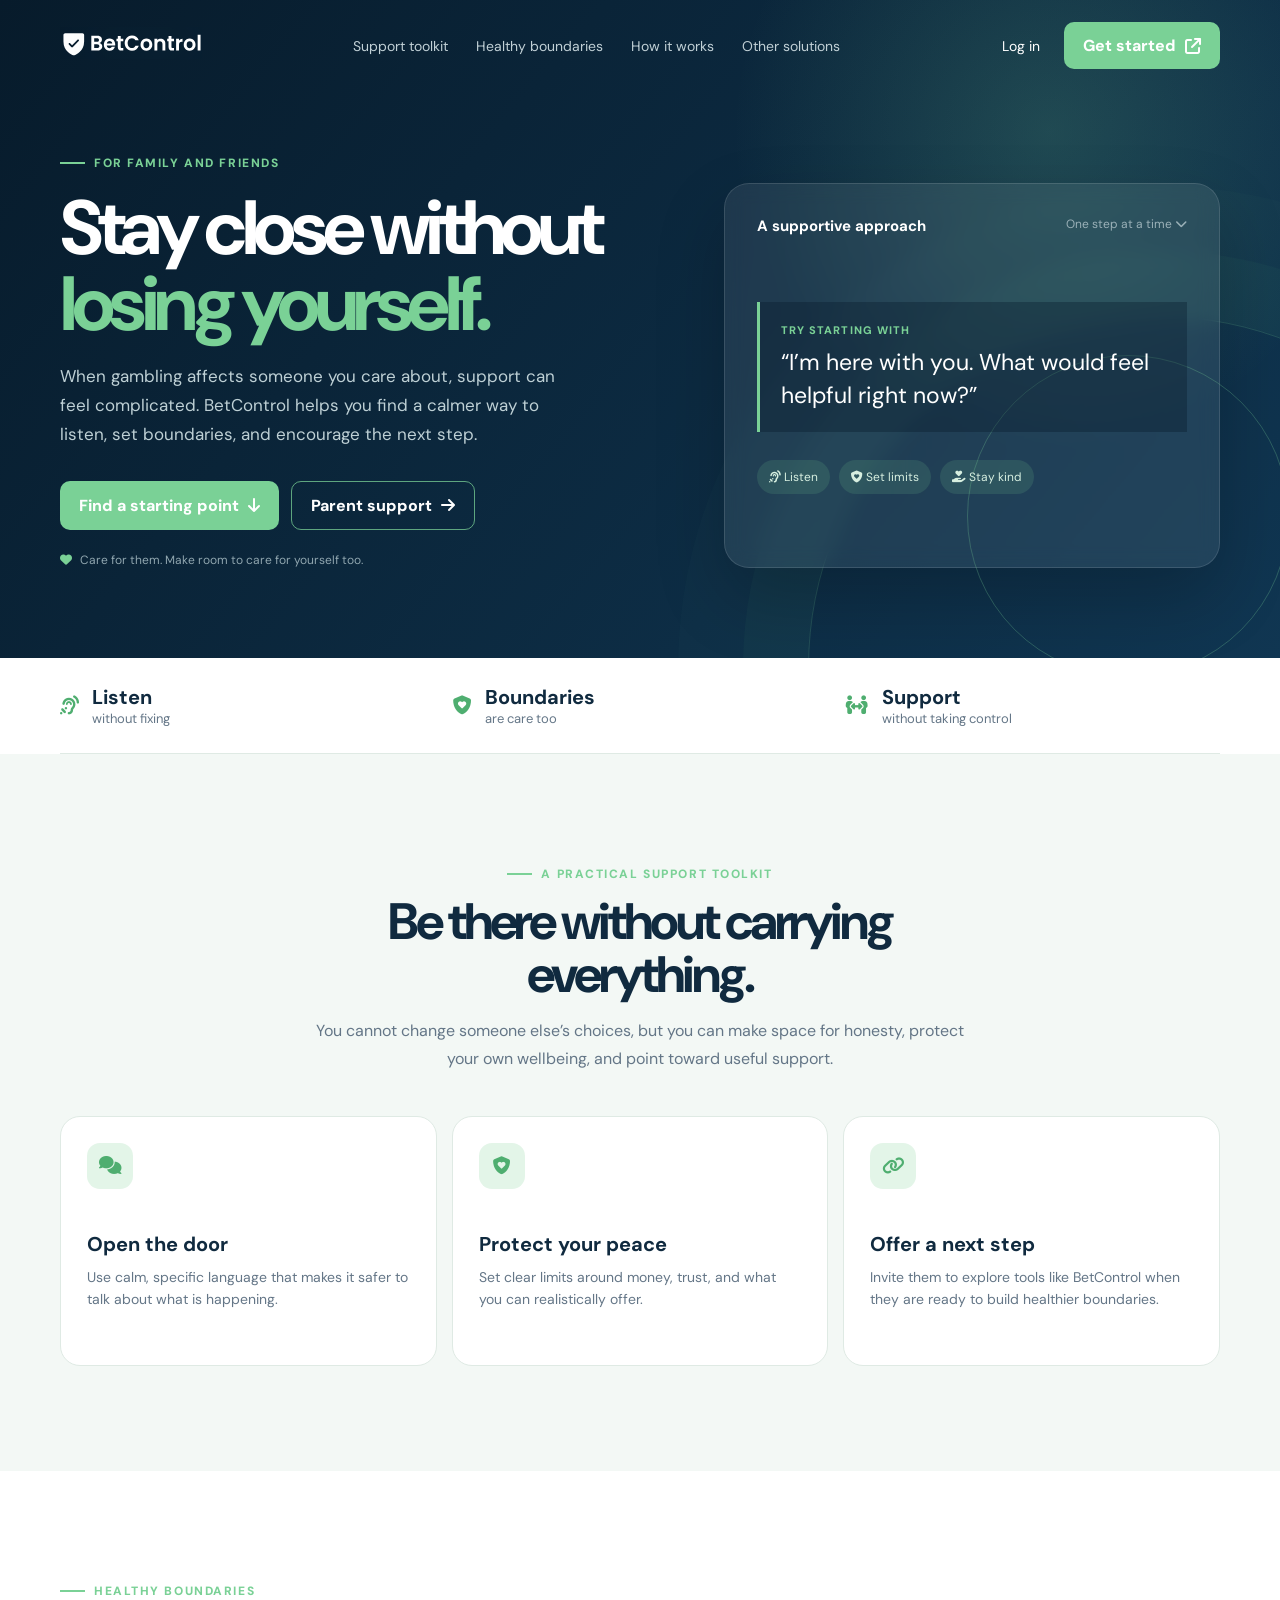
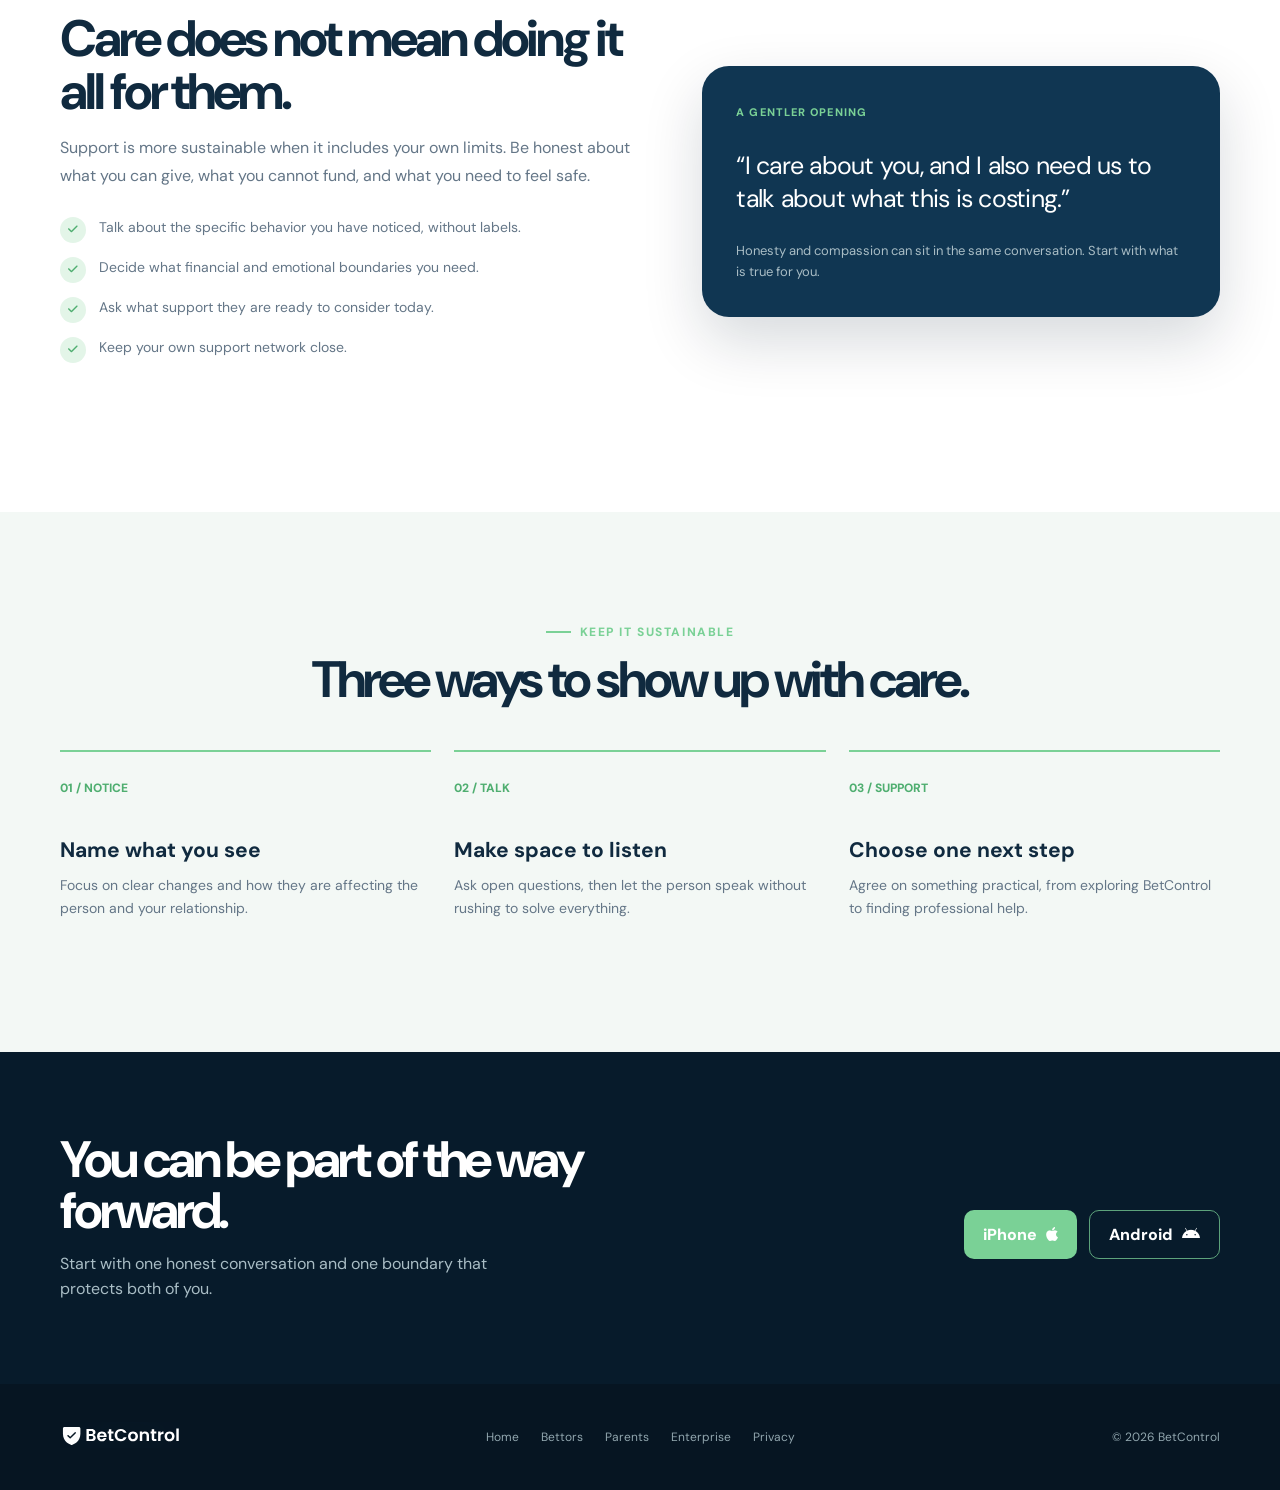
<file: family&friends.html>
<!doctype html>
<!doctype html>
<html lang="en">
  <head>
    <meta charset="UTF-8" />
    <meta name="viewport" content="width=device-width, initial-scale=1.0" />
    <meta
      name="description"
      content="BetControl helps family and friends support someone affected by gambling with better conversations, healthier boundaries, and practical next steps."
    />
    <title>For Family & Friends | BetControl</title>
    <link rel="preconnect" href="https://fonts.googleapis.com" />
    <link rel="preconnect" href="https://fonts.gstatic.com" crossorigin />
    <link
      href="https://fonts.googleapis.com/css2?family=DM+Sans:wght@400;500;600;700;800&display=swap"
      rel="stylesheet"
    />
    <link
      rel="stylesheet"
      href="https://cdnjs.cloudflare.com/ajax/libs/font-awesome/6.5.0/css/all.min.css"
    />
    <link rel="shortcut icon" href="images/favicon.png" type="image/png" />
    <link rel="stylesheet" href="css/family-home.css" />
  </head>
  <body class="family-page">
    <div
      class="site-preloader"
      id="sitePreloader"
      role="status"
      aria-label="Loading BetControl"
    >
      <div class="preloader-mark"><i class="fa-solid fa-shield-check"></i></div>
      <strong>BetControl</strong>
      <span class="preloader-line"><span></span></span>
    </div>
    <header class="family-header">
      <div class="family-container family-nav" id="familyNav">
        <a href="index.html" aria-label="BetControl home"
          ><img class="family-logo" src="images/Logo(W).svg" alt="BetControl"
        /></a>
        <nav class="family-links" aria-label="Main navigation">
          <a href="#support">Support toolkit</a
          ><a href="#boundaries">Healthy boundaries</a
          ><a href="#steps">How it works</a
          ><a href="index.html#solutions">Other solutions</a>
        </nav>
        <div class="family-actions">
          <a class="family-login" href="#download">Log in</a
          ><a class="family-button" href="#download"
            >Get started
            <i class="fa-solid fa-arrow-up-right-from-square"></i></a
          ><button
            class="family-menu"
            type="button"
            aria-label="Open navigation"
            aria-expanded="false"
          >
            <i class="fa-solid fa-bars"></i>
          </button>
        </div>
      </div>
    </header>

    <main>
      <section class="family-hero">
        <div class="family-container family-hero-grid">
          <div>
            <div class="family-eyebrow">For family and friends</div>
            <h1>Stay close without <span>losing yourself.</span></h1>
            <p class="family-hero-copy">
              When gambling affects someone you care about, support can feel
              complicated. BetControl helps you find a calmer way to listen, set
              boundaries, and encourage the next step.
            </p>
            <div class="family-hero-actions">
              <a class="family-button" href="#boundaries"
                >Find a starting point <i class="fa-solid fa-arrow-down"></i></a
              ><a class="family-button family-outline" href="parents.html"
                >Parent support <i class="fa-solid fa-arrow-right"></i
              ></a>
            </div>
            <div class="family-note">
              <i class="fa-solid fa-heart"></i> Care for them. Make room to care
              for yourself too.
            </div>
          </div>
          <div class="family-visual">
            <div class="family-card">
              <div class="family-card-top">
                <strong>A supportive approach</strong
                ><span
                  >One step at a time <i class="fa-solid fa-chevron-down"></i
                ></span>
              </div>
              <div class="family-quote">
                <small>TRY STARTING WITH</small>“I’m here with you. What would
                feel helpful right now?”
              </div>
              <div class="family-pills">
                <span class="family-pill"
                  ><i class="fa-solid fa-ear-listen"></i> Listen</span
                ><span class="family-pill"
                  ><i class="fa-solid fa-shield-heart"></i> Set limits</span
                ><span class="family-pill"
                  ><i class="fa-solid fa-hand-holding-heart"></i> Stay
                  kind</span
                >
              </div>
            </div>
          </div>
        </div>
      </section>

      <section
        class="family-container family-strip"
        aria-label="Family support principles"
      >
        <div class="family-strip-item">
          <i class="fa-solid fa-ear-listen"></i
          ><span><strong>Listen</strong>without fixing</span>
        </div>
        <div class="family-strip-item">
          <i class="fa-solid fa-shield-heart"></i
          ><span><strong>Boundaries</strong>are care too</span>
        </div>
        <div class="family-strip-item">
          <i class="fa-solid fa-people-arrows"></i
          ><span><strong>Support</strong>without taking control</span>
        </div>
      </section>

      <section class="family-section family-soft" id="support">
        <div class="family-container">
          <div class="family-heading center">
            <div class="family-eyebrow">A practical support toolkit</div>
            <h2>Be there without carrying everything.</h2>
            <p>
              You cannot change someone else’s choices, but you can make space
              for honesty, protect your own wellbeing, and point toward useful
              support.
            </p>
          </div>
          <div class="family-grid">
            <article class="family-card-item">
              <i class="fa-solid fa-comments"></i>
              <h3>Open the door</h3>
              <p>
                Use calm, specific language that makes it safer to talk about
                what is happening.
              </p>
            </article>
            <article class="family-card-item">
              <i class="fa-solid fa-shield-heart"></i>
              <h3>Protect your peace</h3>
              <p>
                Set clear limits around money, trust, and what you can
                realistically offer.
              </p>
            </article>
            <article class="family-card-item">
              <i class="fa-solid fa-link"></i>
              <h3>Offer a next step</h3>
              <p>
                Invite them to explore tools like BetControl when they are ready
                to build healthier boundaries.
              </p>
            </article>
          </div>
        </div>
      </section>

      <section class="family-section" id="boundaries">
        <div class="family-container family-boundaries">
          <div class="family-heading">
            <div class="family-eyebrow">Healthy boundaries</div>
            <h2>Care does not mean doing it all for them.</h2>
            <p>
              Support is more sustainable when it includes your own limits. Be
              honest about what you can give, what you cannot fund, and what you
              need to feel safe.
            </p>
            <div class="family-list">
              <div class="family-list-item">
                <i class="fa-solid fa-check"></i
                ><span
                  >Talk about the specific behavior you have noticed, without
                  labels.</span
                >
              </div>
              <div class="family-list-item">
                <i class="fa-solid fa-check"></i
                ><span
                  >Decide what financial and emotional boundaries you
                  need.</span
                >
              </div>
              <div class="family-list-item">
                <i class="fa-solid fa-check"></i
                ><span>Ask what support they are ready to consider today.</span>
              </div>
              <div class="family-list-item">
                <i class="fa-solid fa-check"></i
                ><span>Keep your own support network close.</span>
              </div>
            </div>
          </div>
          <div class="family-script">
            <small>A GENTLER OPENING</small>
            <blockquote>
              “I care about you, and I also need us to talk about what this is
              costing.”
            </blockquote>
            <p>
              Honesty and compassion can sit in the same conversation. Start
              with what is true for you.
            </p>
          </div>
        </div>
      </section>

      <section class="family-section family-soft" id="steps">
        <div class="family-container">
          <div class="family-heading center">
            <div class="family-eyebrow">Keep it sustainable</div>
            <h2>Three ways to show up with care.</h2>
          </div>
          <div class="family-steps">
            <article class="family-step">
              <div class="family-step-number">01 / NOTICE</div>
              <h3>Name what you see</h3>
              <p>
                Focus on clear changes and how they are affecting the person and
                your relationship.
              </p>
            </article>
            <article class="family-step">
              <div class="family-step-number">02 / TALK</div>
              <h3>Make space to listen</h3>
              <p>
                Ask open questions, then let the person speak without rushing to
                solve everything.
              </p>
            </article>
            <article class="family-step">
              <div class="family-step-number">03 / SUPPORT</div>
              <h3>Choose one next step</h3>
              <p>
                Agree on something practical, from exploring BetControl to
                finding professional help.
              </p>
            </article>
          </div>
        </div>
      </section>

      <section class="family-cta" id="download">
        <div class="family-container">
          <div>
            <h2>You can be part of the way forward.</h2>
            <p>
              Start with one honest conversation and one boundary that protects
              both of you.
            </p>
          </div>
          <div class="family-hero-actions">
            <a
              class="family-button"
              href="https://apps.apple.com/ng/app/betcontrol-app/id6780046668"
              target="_blank"
              rel="noopener noreferrer"
              >iPhone <i class="fa-brands fa-apple"></i></a
            ><a
              class="family-button family-outline"
              href="https://play.google.com/store/apps/details?id=com.betcontrol.app"
              target="_blank"
              rel="noopener noreferrer"
              >Android <i class="fa-brands fa-android"></i
            ></a>
          </div>
        </div>
      </section>
    </main>

    <footer class="family-footer">
      <div class="family-container">
        <a href="index.html">
          <img src="images/Logo(W).svg" alt="BetControl" />
        </a>
        <div class="family-footer-links">
          <a href="index.html">Home</a><a href="bettors.html">Bettors</a>
          <a href="parents.html">Parents</a>
          <a href="entreprise.html">Enterprise</a>
          <a
            href=""
            target="_blank"
            rel="noopener noreferrer"
            >Privacy</a
          >
        </div>
        <span>© 2026 BetControl</span>
      </div>
    </footer>
    <script>
      window.addEventListener("load", () => {
        document.body.classList.add("page-ready");
        window.setTimeout(
          () => document.getElementById("sitePreloader")?.remove(),
          1100,
        );
      });
      const familyNav = document.getElementById("familyNav");
      const familyMenu = document.querySelector(".family-menu");
      familyMenu.addEventListener("click", () => {
        const isOpen = familyNav.classList.toggle("mobile-open");
        familyMenu.setAttribute("aria-expanded", String(isOpen));
        familyMenu.innerHTML = isOpen
          ? '<i class="fa-solid fa-xmark"></i>'
          : '<i class="fa-solid fa-bars"></i>';
      });
    </script>
  </body>
</html>
</file>
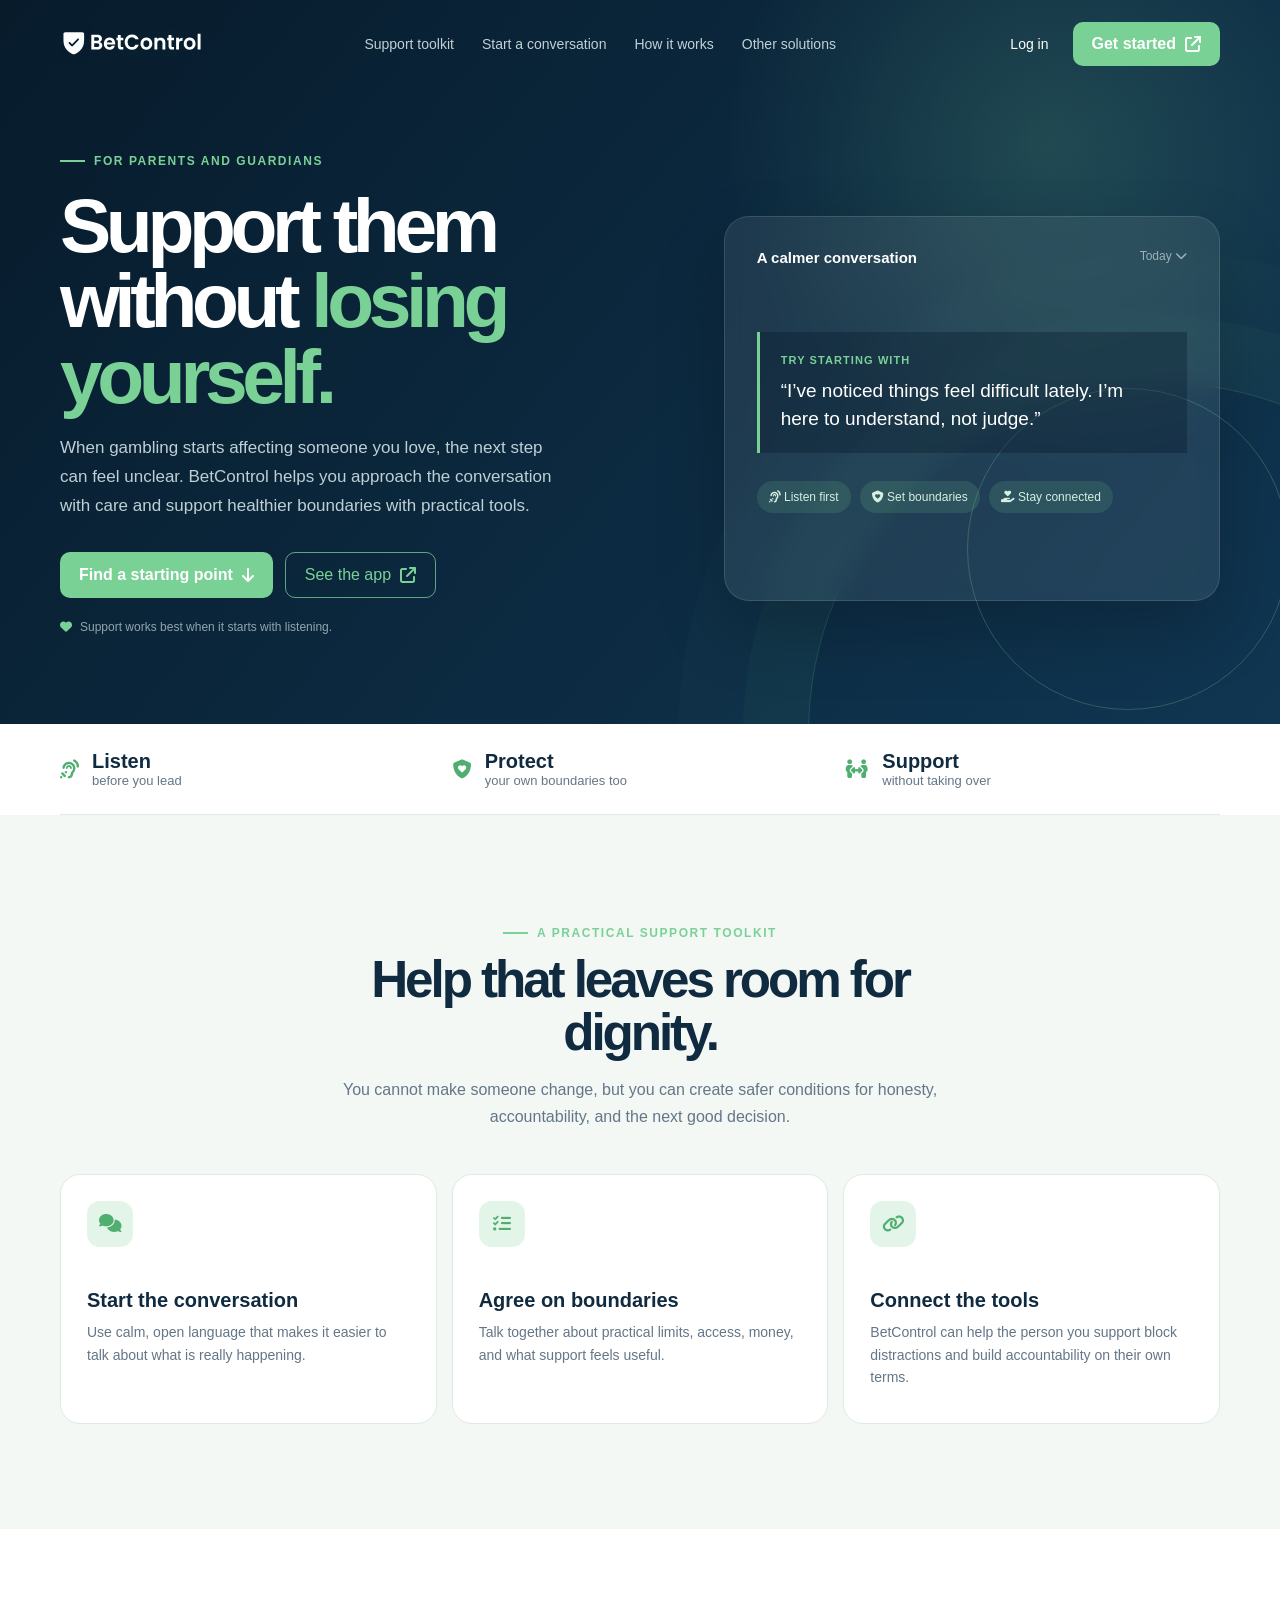
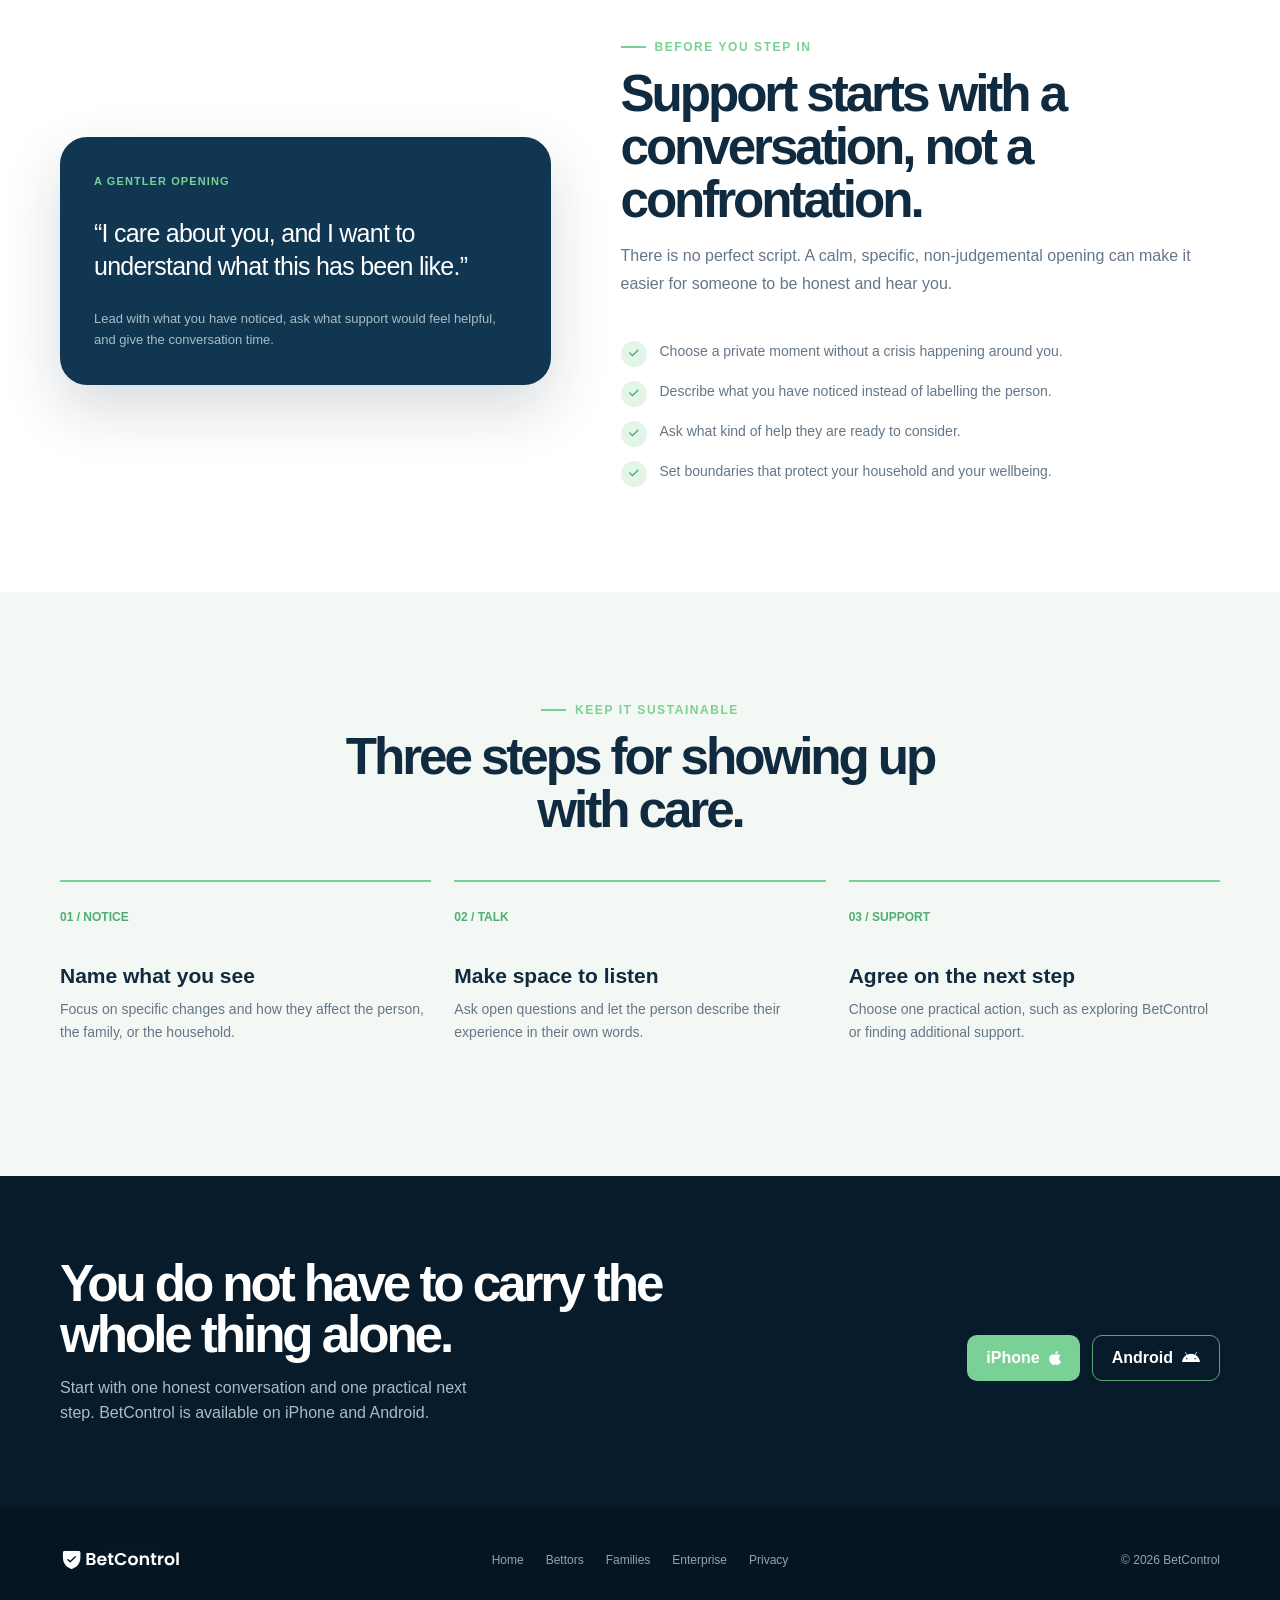
<file: parents.html>
<!doctype html>
<!doctype html>
<html lang="en">
  <head>
    <meta charset="UTF-8" />
    <meta name="viewport" content="width=device-width, initial-scale=1.0" />
    <meta
      name="description"
      content="BetControl helps parents have better conversations about gambling, support healthier boundaries, and find a calmer next step."
    />
    <title>For Parents | BetControl</title>
    <link
      rel="stylesheet"
      href="https://cdnjs.cloudflare.com/ajax/libs/font-awesome/6.5.0/css/all.min.css"
    />
    <link rel="shortcut icon" href="images/favicon.png" type="image/png" />
    <link rel="stylesheet" href="css/parents-home.css" />
  </head>
  <body class="parents-page">
    <div
      class="site-preloader"
      id="sitePreloader"
      role="status"
      aria-label="Loading BetControl"
    >
      <div class="preloader-mark"><i class="fa-solid fa-shield-check"></i></div>
      <strong>BetControl</strong>
      <span class="preloader-line"><span></span></span>
    </div>
    <header class="parents-header">
      <div class="parents-container parents-nav" id="parentsNav">
        <a href="index.html" aria-label="BetControl home"
          ><img class="parents-logo" src="images/Logo(W).svg" alt="BetControl"
        /></a>
        <nav class="parents-nav-links" aria-label="Main navigation">
          <a href="#support">Support toolkit</a
          ><a href="#conversation">Start a conversation</a
          ><a href="#steps">How it works</a
          ><a href="index.html#solutions">Other solutions</a>
        </nav>
        <div class="parents-nav-actions">
          <a class="parents-login" href="#download">Log in</a
          ><a class="parents-button" href="#download"
            >Get started
            <i class="fa-solid fa-arrow-up-right-from-square"></i></a
          ><button
            class="parents-menu"
            type="button"
            aria-label="Open navigation"
            aria-expanded="false"
          >
            <i class="fa-solid fa-bars"></i>
          </button>
        </div>
      </div>
    </header>

    <main>
      <section class="parents-hero">
        <div class="parents-container parents-hero-grid">
          <div>
            <div class="parents-eyebrow">For parents and guardians</div>
            <h1>Support them without <span>losing yourself.</span></h1>
            <p class="parents-hero-copy">
              When gambling starts affecting someone you love, the next step can
              feel unclear. BetControl helps you approach the conversation with
              care and support healthier boundaries with practical tools.
            </p>
            <div class="parents-actions">
              <a class="parents-button" href="#conversation"
                >Find a starting point <i class="fa-solid fa-arrow-down"></i
              ></a>
              <div class="parents-app-menu">
                <button
                  class="parents-button parents-outline"
                  type="button"
                  aria-expanded="false"
                  aria-controls="parentsAppChoices"
                >
                  See the app
                  <i class="fa-solid fa-arrow-up-right-from-square"></i>
                </button>
                <div class="parents-app-choices" id="parentsAppChoices">
                  <a
                    href="https://apps.apple.com/ng/app/betcontrol-app/id6780046668"
                    target="_blank"
                    rel="noopener noreferrer"
                    >iPhone <i class="fa-brands fa-apple"></i
                  ></a>
                  <a
                    href="https://play.google.com/store/apps/details?id=com.betcontrol.app"
                    target="_blank"
                    rel="noopener noreferrer"
                    >Android <i class="fa-brands fa-android"></i
                  ></a>
                </div>
              </div>
            </div>
            <div class="parents-note">
              <i class="fa-solid fa-heart"></i> Support works best when it
              starts with listening.
            </div>
          </div>
          <div class="parents-visual">
            <div class="parents-card">
              <div class="parents-card-top">
                <strong>A calmer conversation</strong
                ><span>Today <i class="fa-solid fa-chevron-down"></i></span>
              </div>
              <div class="parents-message">
                <small>TRY STARTING WITH</small>“I’ve noticed things feel
                difficult lately. I’m here to understand, not judge.”
              </div>
              <div class="parents-pills">
                <span class="parents-pill"
                  ><i class="fa-solid fa-ear-listen"></i> Listen first</span
                ><span class="parents-pill"
                  ><i class="fa-solid fa-shield-heart"></i> Set boundaries</span
                ><span class="parents-pill"
                  ><i class="fa-solid fa-hand-holding-heart"></i> Stay
                  connected</span
                >
              </div>
            </div>
          </div>
        </div>
      </section>

      <section
        class="parents-container parents-strip"
        aria-label="Parent support principles"
      >
        <div class="parents-strip-item">
          <i class="fa-solid fa-ear-listen"></i
          ><span><strong>Listen</strong>before you lead</span>
        </div>
        <div class="parents-strip-item">
          <i class="fa-solid fa-shield-heart"></i
          ><span><strong>Protect</strong>your own boundaries too</span>
        </div>
        <div class="parents-strip-item">
          <i class="fa-solid fa-people-arrows"></i
          ><span><strong>Support</strong>without taking over</span>
        </div>
      </section>

      <section class="parents-section parents-soft" id="support">
        <div class="parents-container">
          <div class="parents-heading center">
            <div class="parents-eyebrow">A practical support toolkit</div>
            <h2>Help that leaves room for dignity.</h2>
            <p>
              You cannot make someone change, but you can create safer
              conditions for honesty, accountability, and the next good
              decision.
            </p>
          </div>
          <div class="parents-grid">
            <article class="parents-card-item">
              <i class="fa-solid fa-comments"></i>
              <h3>Start the conversation</h3>
              <p>
                Use calm, open language that makes it easier to talk about what
                is really happening.
              </p>
            </article>
            <article class="parents-card-item">
              <i class="fa-solid fa-list-check"></i>
              <h3>Agree on boundaries</h3>
              <p>
                Talk together about practical limits, access, money, and what
                support feels useful.
              </p>
            </article>
            <article class="parents-card-item">
              <i class="fa-solid fa-link"></i>
              <h3>Connect the tools</h3>
              <p>
                BetControl can help the person you support block distractions
                and build accountability on their own terms.
              </p>
            </article>
          </div>
        </div>
      </section>

      <section class="parents-section" id="conversation">
        <div class="parents-container parents-conversation">
          <div class="parents-script">
            <small>A GENTLER OPENING</small>
            <blockquote>
              “I care about you, and I want to understand what this has been
              like.”
            </blockquote>
            <p>
              Lead with what you have noticed, ask what support would feel
              helpful, and give the conversation time.
            </p>
          </div>
          <div>
            <div class="parents-heading">
              <div class="parents-eyebrow">Before you step in</div>
              <h2>Support starts with a conversation, not a confrontation.</h2>
              <p>
                There is no perfect script. A calm, specific, non-judgemental
                opening can make it easier for someone to be honest and hear
                you.
              </p>
            </div>
            <div class="parents-list">
              <div class="parents-list-item">
                <i class="fa-solid fa-check"></i
                ><span
                  >Choose a private moment without a crisis happening around
                  you.</span
                >
              </div>
              <div class="parents-list-item">
                <i class="fa-solid fa-check"></i
                ><span
                  >Describe what you have noticed instead of labelling the
                  person.</span
                >
              </div>
              <div class="parents-list-item">
                <i class="fa-solid fa-check"></i
                ><span>Ask what kind of help they are ready to consider.</span>
              </div>
              <div class="parents-list-item">
                <i class="fa-solid fa-check"></i
                ><span
                  >Set boundaries that protect your household and your
                  wellbeing.</span
                >
              </div>
            </div>
          </div>
        </div>
      </section>

      <section class="parents-section parents-soft" id="steps">
        <div class="parents-container">
          <div class="parents-heading center">
            <div class="parents-eyebrow">Keep it sustainable</div>
            <h2>Three steps for showing up with care.</h2>
          </div>
          <div class="parents-steps">
            <article class="parents-step">
              <div class="parents-step-number">01 / NOTICE</div>
              <h3>Name what you see</h3>
              <p>
                Focus on specific changes and how they affect the person, the
                family, or the household.
              </p>
            </article>
            <article class="parents-step">
              <div class="parents-step-number">02 / TALK</div>
              <h3>Make space to listen</h3>
              <p>
                Ask open questions and let the person describe their experience
                in their own words.
              </p>
            </article>
            <article class="parents-step">
              <div class="parents-step-number">03 / SUPPORT</div>
              <h3>Agree on the next step</h3>
              <p>
                Choose one practical action, such as exploring BetControl or
                finding additional support.
              </p>
            </article>
          </div>
        </div>
      </section>

      <section class="parents-cta" id="download">
        <div class="parents-container">
          <div>
            <h2>You do not have to carry the whole thing alone.</h2>
            <p>
              Start with one honest conversation and one practical next step.
              BetControl is available on iPhone and Android.
            </p>
          </div>
          <div class="parents-actions">
            <a
              class="parents-button"
              href="https://apps.apple.com/ng/app/betcontrol-app/id6780046668"
              target="_blank"
              rel="noopener noreferrer"
              >iPhone <i class="fa-brands fa-apple"></i></a
            ><a
              class="parents-button parents-outline"
              href="https://play.google.com/store/apps/details?id=com.betcontrol.app"
              target="_blank"
              rel="noopener noreferrer"
              >Android <i class="fa-brands fa-android"></i
            ></a>
          </div>
        </div>
      </section>
    </main>

    <footer class="parents-footer">
      <div class="parents-container">
        <a href="index.html"
          ><img src="images/Logo(W).svg" alt="BetControl"
        /></a>
        <div class="parents-footer-links">
          <a href="index.html">Home</a><a href="bettors.html">Bettors</a
          ><a href="family&friends.html">Families</a
          ><a href="entreprise.html">Enterprise</a
          ><a
            href=""
            target="_blank"
            rel="noopener noreferrer"
            >Privacy</a
          >
        </div>
        <span>© 2026 BetControl</span>
      </div>
    </footer>
    <script>
      window.addEventListener("load", () => {
        document.body.classList.add("page-ready");
        window.setTimeout(
          () => document.getElementById("sitePreloader")?.remove(),
          1100,
        );
      });
      const parentsNav = document.getElementById("parentsNav");
      const parentsMenu = document.querySelector(".parents-menu");
      parentsMenu.addEventListener("click", () => {
        const isOpen = parentsNav.classList.toggle("mobile-open");
        parentsMenu.setAttribute("aria-expanded", String(isOpen));
        parentsMenu.innerHTML = isOpen
          ? '<i class="fa-solid fa-xmark"></i>'
          : '<i class="fa-solid fa-bars"></i>';
      });

      const parentsAppMenu = document.querySelector(".parents-app-menu");
      const parentsAppTrigger = document.querySelector(
        ".parents-app-menu button",
      );
      parentsAppTrigger.addEventListener("click", () => {
        const isOpen = parentsAppMenu.classList.toggle("open");
        parentsAppTrigger.setAttribute("aria-expanded", String(isOpen));
      });
      document.addEventListener("click", (event) => {
        if (!parentsAppMenu.contains(event.target)) {
          parentsAppMenu.classList.remove("open");
          parentsAppTrigger.setAttribute("aria-expanded", "false");
        }
      });
      document.addEventListener("keydown", (event) => {
        if (event.key === "Escape") {
          parentsAppMenu.classList.remove("open");
          parentsAppTrigger.setAttribute("aria-expanded", "false");
          parentsAppTrigger.focus();
        }
      });
    </script>
  </body>
</html>
</file>
<file: css/home.css>
:root {
  --navy-950: #071b2b;
  --navy-900: #0d2940;
  --navy-800: #123b59;
  --ink: #102a3f;
  --muted: #607384;
  --mist: #f4f8f6;
  --mint: #7ad196;
  --mint-dark: #56b875;
  --line: #dfe9e4;
  --white: #ffffff;
  --yellow: #f5b942;
  --shadow: 0 24px 70px rgba(7, 27, 43, 0.13);
  --radius-lg: 28px;
  --radius-md: 18px;
}

html {
  scroll-behavior: smooth;
}
body.home-page {
  margin: 0;
  overflow-x: hidden;
  color: var(--ink);
  background: var(--white);
  font-family: "DM Sans", sans-serif;
}
.site-preloader {
  position: fixed;
  inset: 0;
  z-index: 1000;
  display: grid;
  place-content: center;
  justify-items: center;
  gap: 14px;
  background: var(--navy-950);
  color: var(--white);
  transition:
    opacity 0.55s ease,
    visibility 0.55s ease;
}
.page-ready .site-preloader {
  opacity: 0;
  visibility: hidden;
}
.preloader-mark {
  display: grid;
  width: 54px;
  height: 54px;
  place-items: center;
  border: 1px solid rgba(122, 209, 150, 0.6);
  border-radius: 17px;
  color: var(--mint);
  font-size: 24px;
  animation: preloader-pulse 1.4s ease-in-out infinite;
}
.site-preloader strong {
  font-size: 18px;
  letter-spacing: -0.03em;
}
.preloader-line {
  width: 112px;
  height: 3px;
  overflow: hidden;
  border-radius: 99px;
  background: rgba(255, 255, 255, 0.16);
}
.preloader-line span {
  display: block;
  width: 45%;
  height: 100%;
  border-radius: inherit;
  background: var(--mint);
  animation: preloader-progress 1.2s ease-in-out infinite;
}
@keyframes preloader-pulse {
  50% {
    transform: scale(1.08);
    box-shadow: 0 0 0 10px rgba(122, 209, 150, 0.06);
  }
}
@keyframes preloader-progress {
  0% {
    transform: translateX(-120%);
  }
  100% {
    transform: translateX(280%);
  }
}
@media (prefers-reduced-motion: reduce) {
  .preloader-mark,
  .preloader-line span {
    animation: none;
  }
}
.home-page * {
  box-sizing: border-box;
}
.home-page h1,
.home-page h2,
.home-page h3,
.home-page p {
  margin: 0;
}
.home-page a {
  color: inherit;
  text-decoration: none;
}
.home-page .container {
  width: min(1160px, calc(100% - 40px));
  margin: 0 auto;
}

.site-header {
  position: absolute;
  inset: 0 0 auto;
  z-index: 10;
  padding: 22px 0;
  color: var(--white);
}
.site-header .container,
.site-nav,
.nav-links,
.nav-actions {
  display: flex;
  align-items: center;
}
.site-nav {
  justify-content: space-between;
  gap: 28px;
}
.site-logo {
  width: 142px;
  height: auto;
}
.nav-links {
  gap: 28px;
  color: rgba(255, 255, 255, 0.72);
  font-size: 14px;
}
.nav-links a {
  transition: color 0.2s ease;
}
.nav-links a:hover {
  color: var(--white);
}
.nav-actions {
  gap: 12px;
}
.nav-login {
  color: rgba(255, 255, 255, 0.8);
  padding: 11px 16px;
  font-size: 14px;
}
.nav-cta,
.hero-cta,
.outline-cta {
  display: inline-flex;
  align-items: center;
  justify-content: center;
  gap: 10px;
  border-radius: 10px;
  font-weight: 700;
  transition:
    transform 0.2s ease,
    box-shadow 0.2s ease,
    background 0.2s ease;
}
.nav-cta {
  background: var(--mint);
  color: var(--navy-950);
  padding: 11px 18px;
  font-size: 14px;
}
.nav-cta:hover,
.hero-cta:hover,
.outline-cta:hover {
  transform: translateY(-2px);
}
.menu-toggle {
  display: none;
  color: var(--white);
  border: 0;
  background: transparent;
  font-size: 22px;
}

.hero {
  position: relative;
  min-height: 760px;
  padding: 150px 0 90px;
  overflow: hidden;
  color: var(--white);
  background:
    radial-gradient(
      circle at 78% 24%,
      rgba(122, 209, 150, 0.2),
      transparent 29%
    ),
    linear-gradient(125deg, var(--navy-950), var(--navy-800));
}
.hero::after {
  content: "";
  position: absolute;
  right: -180px;
  bottom: -280px;
  width: 650px;
  height: 650px;
  border: 1px solid rgba(122, 209, 150, 0.18);
  border-radius: 50%;
  box-shadow:
    0 0 0 55px rgba(122, 209, 150, 0.035),
    0 0 0 110px rgba(122, 209, 150, 0.025);
}
.hero-grid {
  position: relative;
  z-index: 1;
  display: grid;
  grid-template-columns: 0.88fr 1.12fr;
  gap: 50px;
  align-items: center;
}
.eyebrow {
  display: inline-flex;
  align-items: center;
  gap: 9px;
  color: var(--mint);
  font-size: 12px;
  font-weight: 800;
  letter-spacing: 0.13em;
  text-transform: uppercase;
}
.eyebrow::before {
  content: "";
  width: 26px;
  height: 2px;
  background: currentColor;
}
.hero h1 {
  max-width: 610px;
  margin: 20px 0;
  font-size: clamp(3.4rem, 6vw, 5.8rem);
  line-height: 0.98;
  letter-spacing: -0.07em;
  font-weight: 800;
}
.hero h1 span {
  color: var(--mint);
}
.hero-copy {
  max-width: 490px;
  color: rgba(255, 255, 255, 0.7);
  font-size: 17px;
  line-height: 1.75;
}
.hero-actions {
  display: flex;
  flex-wrap: wrap;
  align-items: center;
  gap: 18px;
  margin-top: 34px;
}
.hero-cta {
  width: 126px;
  padding: 15px 12px;
  background: var(--mint);
  color: var(--navy-950);
  box-shadow: 0 12px 30px rgba(122, 209, 150, 0.2);
}
.hero-cta i {
  font-size: 16px;
}
.android-cta {
  width: 145px;
  background: transparent;
  color: var(--mint);
  border: 1px solid rgba(122, 209, 150, 0.7);
  box-shadow: none;
}
.android-cta:hover {
  background: rgba(122, 209, 150, 0.1);
}
.hero-secondary {
  flex-basis: 100%;
  margin-top: 2px;
  color: rgba(255, 255, 255, 0.82);
  font-size: 14px;
  font-weight: 700;
}
.hero-note {
  display: flex;
  align-items: center;
  gap: 9px;
  margin-top: 26px;
  color: rgba(255, 255, 255, 0.48);
  font-size: 12px;
}
.hero-note i {
  color: var(--mint);
}
.hero-visual {
  position: relative;
  min-height: 500px;
}
.mockup-wrap {
  position: absolute;
  inset: 36px -80px 0 -80px;
  display: flex;
  align-items: center;
  justify-content: center;
}
.mockup-wrap::before {
  content: "";
  position: absolute;
  width: 420px;
  height: 420px;
  border-radius: 50%;
  background: rgba(122, 209, 150, 0.13);
  filter: blur(2px);
}
.mockup {
  position: relative;
  width: 100%;
  height: auto;
  filter: drop-shadow(0 25px 25px rgba(0, 0, 0, 0.28));
}
.float-chip {
  position: absolute;
  z-index: 2;
  display: flex;
  align-items: center;
  gap: 10px;
  padding: 11px 14px;
  border: 1px solid rgba(255, 255, 255, 0.7);
  border-radius: 14px;
  background: rgba(255, 255, 255, 0.96);
  color: var(--ink);
  box-shadow: 0 18px 35px rgba(0, 0, 0, 0.15);
  font-size: 12px;
  font-weight: 700;
}
.float-chip i {
  color: var(--mint-dark);
  font-size: 16px;
}
.chip-one {
  top: 84px;
  left: 1%;
}
.chip-two {
  right: 3%;
  bottom: 110px;
}
.chip-three {
  left: 12%;
  bottom: 36px;
}

.trust-bar {
  display: grid;
  grid-template-columns: repeat(4, 1fr);
  gap: 20px;
  padding: 26px 0;
  border-bottom: 1px solid var(--line);
}
.trust-item {
  display: flex;
  align-items: center;
  justify-content: center;
  gap: 12px;
  color: var(--muted);
  font-size: 13px;
}
.trust-item strong {
  display: block;
  color: var(--ink);
  font-size: 22px;
}
.trust-item i {
  color: var(--mint-dark);
  font-size: 19px;
}

.section {
  padding: 110px 0;
}
.section-soft {
  background: var(--mist);
}
.section-heading {
  max-width: 680px;
  margin-bottom: 46px;
}
.section-heading.center {
  margin-right: auto;
  margin-left: auto;
  text-align: center;
}
.section-heading h2 {
  margin-top: 15px;
  font-size: clamp(2.3rem, 4vw, 3.8rem);
  line-height: 1.02;
  letter-spacing: -0.06em;
}
.section-heading p {
  margin-top: 18px;
  color: var(--muted);
  font-size: 16px;
  line-height: 1.7;
}
.feature-layout {
  display: grid;
  grid-template-columns: 0.8fr 1.2fr;
  gap: 58px;
  align-items: center;
}
.feature-list {
  display: grid;
  gap: 13px;
}
.feature-row {
  display: grid;
  grid-template-columns: 45px 1fr auto;
  align-items: center;
  gap: 16px;
  padding: 17px;
  border: 1px solid var(--line);
  border-radius: 14px;
  background: var(--white);
  transition:
    border-color 0.2s ease,
    transform 0.2s ease;
}
.feature-row:hover {
  border-color: var(--mint);
  transform: translateX(5px);
}
.feature-row i {
  display: grid;
  width: 45px;
  height: 45px;
  place-items: center;
  border-radius: 12px;
  background: #e3f5e8;
  color: var(--mint-dark);
}
.feature-row h3 {
  font-size: 15px;
}
.feature-row p {
  margin-top: 4px;
  color: var(--muted);
  font-size: 13px;
  line-height: 1.45;
}
.feature-row > span {
  color: #a0b1b7;
}
.feature-panel {
  position: relative;
  min-height: 420px;
  padding: 38px;
  overflow: hidden;
  border-radius: var(--radius-lg);
  background: var(--navy-900);
  color: var(--white);
}
.feature-panel::after {
  content: "";
  position: absolute;
  right: -100px;
  bottom: -140px;
  width: 360px;
  height: 360px;
  border: 1px solid rgba(122, 209, 150, 0.3);
  border-radius: 50%;
}
.panel-top {
  display: flex;
  justify-content: space-between;
  align-items: center;
  color: rgba(255, 255, 255, 0.56);
  font-size: 12px;
}
.panel-top strong {
  color: var(--white);
  font-size: 14px;
}
.panel-score {
  margin-top: 60px;
}
.panel-score small {
  color: var(--mint);
  font-size: 13px;
  font-weight: 700;
}
.panel-score strong {
  display: block;
  margin-top: 7px;
  font-size: 68px;
  letter-spacing: -0.08em;
}
.score-line {
  height: 9px;
  margin: 22px 0 14px;
  border-radius: 99px;
  background: rgba(255, 255, 255, 0.12);
}
.score-line span {
  display: block;
  width: 73%;
  height: 100%;
  border-radius: inherit;
  background: var(--mint);
}
.panel-stats {
  position: relative;
  z-index: 1;
  display: flex;
  gap: 35px;
  color: rgba(255, 255, 255, 0.55);
  font-size: 12px;
}
.panel-stats strong {
  display: block;
  color: var(--white);
  font-size: 18px;
}

.audience-grid {
  display: grid;
  grid-template-columns: repeat(4, 1fr);
  gap: 15px;
}
.audience-card {
  min-height: 215px;
  padding: 24px;
  border-radius: var(--radius-md);
  background: var(--white);
  border: 1px solid var(--line);
  transition:
    transform 0.2s ease,
    box-shadow 0.2s ease;
}
.audience-card:hover {
  transform: translateY(-5px);
  box-shadow: var(--shadow);
}
.audience-card i {
  color: var(--mint-dark);
  font-size: 21px;
}
.audience-card h3 {
  margin-top: 35px;
  font-size: 18px;
}
.audience-card p {
  margin-top: 9px;
  color: var(--muted);
  font-size: 13px;
  line-height: 1.55;
}

.steps {
  display: grid;
  grid-template-columns: repeat(3, 1fr);
  gap: 24px;
}
.step {
  position: relative;
  padding: 28px;
  border-top: 2px solid var(--mint);
  background: var(--white);
}
.step-number {
  color: var(--mint-dark);
  font-size: 13px;
  font-weight: 800;
}
.step h3 {
  margin-top: 45px;
  font-size: 21px;
}
.step p {
  margin-top: 11px;
  color: var(--muted);
  font-size: 14px;
  line-height: 1.6;
}

.final-cta {
  padding: 84px 0;
  color: var(--white);
  background: var(--navy-950);
}
.final-cta .container {
  display: flex;
  justify-content: space-between;
  align-items: center;
  gap: 30px;
}
.final-cta-actions {
  display: flex;
  align-items: center;
  gap: 58px;
  flex: 0 0 auto;
}
.final-cta h2 {
  max-width: 560px;
  font-size: clamp(2.3rem, 4vw, 4rem);
  line-height: 1;
  letter-spacing: -0.06em;
}
.final-cta p {
  max-width: 440px;
  margin-top: 13px;
  color: rgba(255, 255, 255, 0.6);
  line-height: 1.6;
}
.outline-cta {
  min-width: 170px;
  min-height: 65px;
  flex: 0 0 auto;
  padding: 15px 22px;
  border: 1px solid var(--mint);
  color: var(--mint);
}
.outline-cta:hover {
  background: var(--mint);
  color: var(--navy-950);
}
.outline-cta-secondary {
  min-width: 170px;
  border-color: rgba(255, 255, 255, 0.38);
  color: var(--white);
}
.site-footer {
  padding: 38px 0;
  background: #061522;
  color: rgba(255, 255, 255, 0.54);
  font-size: 12px;
}
.site-footer .container {
  display: grid;
  grid-template-columns: 1fr auto 1fr;
  gap: 25px;
  align-items: center;
}
.site-footer .container > a {
  justify-self: start;
}
.site-footer .container > span {
  justify-self: end;
}
.footer-logo {
  width: 120px;
}
.footer-links {
  display: flex;
  gap: 22px;
  align-items: center;
  justify-self: center;
}
.footer-solution-menu {
  position: relative;
}
.footer-solution-trigger {
  display: inline-flex;
  align-items: center;
  gap: 7px;
  padding: 0;
  border: 0;
  background: transparent;
  color: inherit;
  font: inherit;
  cursor: pointer;
}
.footer-solution-trigger i {
  font-size: 9px;
  transition: transform 0.2s ease;
}
.footer-solution-menu.open .footer-solution-trigger i {
  transform: rotate(180deg);
}
.footer-solution-dropdown {
  position: absolute;
  /* right: 0; */
  bottom: calc(100% + 14px);
  display: grid;
  min-width: 172px;
  padding: 7px;
  border: 1px solid rgba(122, 209, 150, 0.35);
  border-radius: 12px;
  background: #0d2940;
  box-shadow: 0 16px 30px rgba(0, 0, 0, 0.24);
  opacity: 0;
  pointer-events: none;
  transform: translateY(6px);
  transition:
    opacity 0.2s ease,
    transform 0.2s ease;
}
.footer-solution-menu.open .footer-solution-dropdown {
  opacity: 1;
  pointer-events: auto;
  transform: translateY(0);
}
.footer-solution-dropdown a {
  padding: 9px 11px;
  border-radius: 7px;
  color: rgba(255, 255, 255, 0.72);
  white-space: nowrap;
}
.footer-solution-dropdown a:hover,
.footer-solution-dropdown a:focus-visible {
  background: rgba(122, 209, 150, 0.12);
  color: var(--white);
}
.footer-links a:hover {
  color: var(--white);
}
.reveal {
  animation: reveal 0.7s both;
}
@keyframes reveal {
  from {
    opacity: 0;
    transform: translateY(18px);
  }
  to {
    opacity: 1;
    transform: none;
  }
}

@media (max-width: 900px) {
  .nav-links,
  .nav-login {
    display: none;
  }
  .menu-toggle {
    display: block;
  }
  .site-nav {
    flex-wrap: wrap;
  }
  .site-nav.mobile-open .nav-links {
    display: flex;
    order: 3;
    width: 100%;
    flex-direction: column;
    align-items: flex-start;
    gap: 16px;
    padding: 18px;
    background-color:#102a3f;
    border: 1px solid rgba(122, 209, 150, 0.35);    
  }
  .hero {
    padding-top: 130px;
  }
  .hero-grid,
  .feature-layout {
    grid-template-columns: 1fr;
  }
  .hero-visual {
    min-height: 430px;
  }
  .mockup-wrap {
    inset: 0 -45px 0 -45px;
  }
  .feature-panel {
    min-height: 360px;
  }
  .audience-grid {
    grid-template-columns: repeat(2, 1fr);
  }
  .final-cta .container {
    align-items: flex-start;
    flex-direction: column;
  }
  .final-cta-actions {
    gap: 14px;
  }
}
@media (max-width: 580px) {
  .home-page .container {
    width: min(100% - 28px, 1160px);
  }
  .site-header {
    padding-top: 16px;
  }
  .site-logo {
    width: 126px;
  }
  .nav-cta {
    padding: 10px 12px;
    font-size: 12px;
  }
  .hero {
    padding-bottom: 54px;
  }
  .hero h1 {
    font-size: clamp(3rem, 15vw, 4.3rem);
  }
  .hero-copy {
    font-size: 15px;
  }
  .hero-actions {
    align-items: flex-start;
    flex-direction: column;
  }
  .hero-visual {
    min-height: 330px;
    overflow: hidden;
  }
  .mockup-wrap {
    inset: 20px -35px 0;
  }
  .mockup-wrap::before {
    width: 260px;
    height: 260px;
  }
  .float-chip {
    padding: 8px 10px;
    font-size: 10px;
  }
  .chip-one {
    top: 36px;
  }
  .chip-two {
    right: 0;
    bottom: 56px;
  }
  .chip-three {
    left: 0;
    bottom: 12px;
  }
  .trust-bar {
    grid-template-columns: repeat(2, 1fr);
    gap: 24px 12px;
  }
  .trust-item {
    justify-content: flex-start;
    font-size: 11px;
  }
  .trust-item strong {
    font-size: 18px;
  }
  .section {
    padding: 75px 0;
  }
  .section-heading {
    margin-bottom: 30px;
  }
  .feature-panel {
    padding: 25px;
    min-height: 320px;
  }
  .panel-score {
    margin-top: 40px;
  }
  .panel-score strong {
    font-size: 52px;
  }
  .panel-stats {
    gap: 18px;
  }
  .audience-grid,
  .steps {
    grid-template-columns: 1fr;
  }
  .audience-card {
  }
  .site-footer .container {
    display: flex;
    align-items: flex-start;
    flex-direction: column;
  }
  .footer-links {
    flex-wrap: wrap;
    gap: 12px 18px;
  }
}
@media (prefers-reduced-motion: reduce) {
  html {
    scroll-behavior: auto;
  }
  *,
  *::before,
  *::after {
    animation-duration: 0.01ms !important;
    transition-duration: 0.01ms !important;
  }
}
</file>
<file: css/bettors-home.css>
:root {
  --navy: #071b2b;
  --navy-2: #103652;
  --ink: #102a3f;
  --muted: #647687;
  --mist: #f3f8f5;
  --mint: #7ad196;
  --mint-dark: #4fae70;
  --white: #fff;
  --line: #dfeae4;
  --yellow: #f5bd4c;
}
html {
  scroll-behavior: smooth;
}
body.bettors-page {
  margin: 0;
  color: var(--ink);
  font-family: "DM Sans", sans-serif;
  overflow-x: hidden;
}
.site-preloader {
  position: fixed;
  inset: 0;
  z-index: 1000;
  display: grid;
  place-content: center;
  justify-items: center;
  gap: 14px;
  background: var(--navy);
  color: var(--white);
  transition:
    opacity 0.55s ease,
    visibility 0.55s ease;
}
.page-ready .site-preloader {
  opacity: 0;
  visibility: hidden;
}
.preloader-mark {
  display: grid;
  width: 54px;
  height: 54px;
  place-items: center;
  border: 1px solid rgba(122, 209, 150, 0.6);
  border-radius: 17px;
  color: var(--mint);
  font-size: 24px;
  animation: preloader-pulse 1.4s ease-in-out infinite;
}
.site-preloader strong {
  font-size: 18px;
  letter-spacing: -0.03em;
}
.preloader-line {
  width: 112px;
  height: 3px;
  overflow: hidden;
  border-radius: 99px;
  background: rgba(255, 255, 255, 0.16);
}
.preloader-line span {
  display: block;
  width: 45%;
  height: 100%;
  border-radius: inherit;
  background: var(--mint);
  animation: preloader-progress 1.2s ease-in-out infinite;
}
@keyframes preloader-pulse {
  50% {
    transform: scale(1.08);
    box-shadow: 0 0 0 10px rgba(122, 209, 150, 0.06);
  }
}
@keyframes preloader-progress {
  0% {
    transform: translateX(-120%);
  }
  100% {
    transform: translateX(280%);
  }
}
@media (prefers-reduced-motion: reduce) {
  .preloader-mark,
  .preloader-line span {
    animation: none;
  }
}
.bettors-page * {
  box-sizing: border-box;
}
.bettors-page a {
  text-decoration: none;
  color: inherit;
}
.bettors-page h1,
.bettors-page h2,
.bettors-page h3,
.bettors-page p {
  margin: 0;
}
.bettors-container {
  width: min(1160px, calc(100% - 40px));
  margin: auto;
}
.bettors-header {
  position: absolute;
  top: 0;
  right: 0;
  left: 0;
  z-index: 5;
  padding: 22px 0;
  color: var(--white);
}
.bettors-header .bettors-container,
.bettors-nav,
.bettors-nav-links,
.bettors-nav-actions {
  display: flex;
  align-items: center;
}
.bettors-nav {
  justify-content: space-between;
  gap: 28px;
}
.bettors-logo {
  width: 142px;
}
.bettors-nav-links {
  gap: 28px;
  color: #c1d0d6;
  font-size: 14px;
}
.bettors-nav-links a:hover {
  color: var(--white);
}
.bettors-nav-actions {
  gap: 12px;
}
.bettors-login {
  padding: 10px 12px;
  color: #c1d0d6;
  font-size: 14px;
}
.bettors-button {
  display: inline-flex;
  align-items: center;
  justify-content: center;
  gap: 9px;
  padding: 13px 19px;
  border: 0;
  border-radius: 10px;
  background: var(--mint);
  color: var(--navy);
  font-weight: 800;
  transition:
    transform 0.2s ease,
    background 0.2s ease;
}
.bettors-button:hover {
  transform: translateY(-2px);
  background: #8be1a7;
}
.bettors-menu {
  display: none;
  border: 0;
  background: transparent;
  color: var(--white);
  font-size: 22px;
}
.bettors-hero {
  position: relative;
  overflow: hidden;
  padding: 148px 0 90px;
  color: var(--white);
  background:
    radial-gradient(
      circle at 83% 22%,
      rgba(122, 209, 150, 0.18),
      transparent 27%
    ),
    linear-gradient(130deg, var(--navy), var(--navy-2));
}
.bettors-hero:after {
  content: "";
  position: absolute;
  right: -230px;
  bottom: -360px;
  width: 700px;
  height: 700px;
  border: 1px solid rgba(122, 209, 150, 0.2);
  border-radius: 50%;
  box-shadow:
    0 0 0 65px rgba(122, 209, 150, 0.035),
    0 0 0 130px rgba(122, 209, 150, 0.02);
}
.bettors-hero-grid {
  position: relative;
  z-index: 1;
  display: grid;
  grid-template-columns: 0.88fr 1.12fr;
  gap: 60px;
  align-items: center;
}
.bettors-eyebrow {
  display: inline-flex;
  align-items: center;
  gap: 9px;
  color: var(--mint);
  font-size: 12px;
  font-weight: 800;
  letter-spacing: 0.13em;
  text-transform: uppercase;
}
.bettors-eyebrow:before {
  content: "";
  width: 25px;
  height: 2px;
  background: currentColor;
}
.bettors-hero h1 {
  max-width: 610px;
  margin: 20px 0;
  font-size: clamp(3.3rem, 6vw, 5.6rem);
  line-height: 0.98;
  letter-spacing: -0.07em;
}
.bettors-hero h1 span {
  color: var(--mint);
}
.bettors-hero-copy {
  max-width: 500px;
  color: #bed0d5;
  font-size: 17px;
  line-height: 1.7;
}
.bettors-hero-actions {
  display: flex;
  flex-wrap: wrap;
  gap: 12px;
  margin-top: 32px;
}
.bettors-outline {
  background: transparent;
  border: 1px solid rgba(122, 209, 150, 0.75);
  color: var(--mint);
}
.bettors-note {
  display: flex;
  align-items: center;
  gap: 8px;
  margin-top: 22px;
  color: #90a6af;
  font-size: 12px;
}
.bettors-note i {
  color: var(--mint);
}
.bettors-visual {
  position: relative;
  min-height: 430px;
}
.bettors-phone {
  position: absolute;
  inset: 0 -100px -40px -80px;
  display: flex;
  align-items: center;
  justify-content: center;
}
.bettors-phone:before {
  content: "";
  position: absolute;
  width: 390px;
  height: 390px;
  border-radius: 50%;
  background: rgba(122, 209, 150, 0.13);
}
.bettors-phone img {
  position: relative;
  width: 100%;
  filter: drop-shadow(0 25px 25px rgba(0, 0, 0, 0.3));
}
.bettors-status {
  position: absolute;
  z-index: 2;
  display: flex;
  align-items: center;
  gap: 9px;
  padding: 11px 14px;
  border: 1px solid #e9f2ed;
  border-radius: 14px;
  background: rgba(255, 255, 255, 0.96);
  color: var(--ink);
  box-shadow: 0 16px 35px rgba(0, 0, 0, 0.2);
  font-size: 12px;
  font-weight: 800;
}
.bettors-status i {
  color: var(--mint-dark);
}
.status-lock {
  top: 92px;
  left: 2%;
}
.status-score {
  right: 1%;
  bottom: 73px;
}
.bettors-strip {
  display: grid;
  grid-template-columns: repeat(3, 1fr);
  gap: 18px;
  padding: 26px 0;
  border-bottom: 1px solid var(--line);
}
.bettors-strip-item {
  display: flex;
  align-items: center;
  gap: 13px;
  color: var(--muted);
  font-size: 13px;
}
.bettors-strip-item i {
  color: var(--mint-dark);
  font-size: 19px;
}
.bettors-strip-item strong {
  display: block;
  color: var(--ink);
  font-size: 20px;
}
.bettors-section {
  padding: 105px 0;
}
.bettors-soft {
  background: var(--mist);
}
.bettors-heading {
  max-width: 650px;
  margin-bottom: 44px;
}
.bettors-heading.center {
  margin-right: auto;
  margin-left: auto;
  text-align: center;
}
.bettors-heading h2 {
  margin-top: 14px;
  font-size: clamp(2.3rem, 4vw, 3.7rem);
  line-height: 1.03;
  letter-spacing: -0.06em;
}
.bettors-heading p {
  margin-top: 16px;
  color: var(--muted);
  font-size: 16px;
  line-height: 1.7;
}
.bettors-tools {
  display: grid;
  grid-template-columns: repeat(3, 1fr);
  gap: 15px;
}
.bettors-tool {
  min-height: 260px;
  padding: 26px;
  border: 1px solid var(--line);
  border-radius: 20px;
  background: var(--white);
  transition:
    transform 0.2s ease,
    box-shadow 0.2s ease;
}
.bettors-tool:hover {
  transform: translateY(-5px);
  box-shadow: 0 22px 50px rgba(7, 27, 43, 0.1);
}
.bettors-tool i {
  display: grid;
  width: 46px;
  height: 46px;
  place-items: center;
  border-radius: 13px;
  background: #e3f5e8;
  color: var(--mint-dark);
  font-size: 18px;
}
.bettors-tool h3 {
  margin-top: 45px;
  font-size: 20px;
}
.bettors-tool p {
  margin-top: 9px;
  color: var(--muted);
  font-size: 14px;
  line-height: 1.6;
}
.bettors-story {
  display: grid;
  grid-template-columns: 1fr 1fr;
  gap: 70px;
  align-items: center;
}
.bettors-checks {
  display: grid;
  gap: 14px;
  margin-top: 27px;
}
.bettors-check {
  display: flex;
  gap: 13px;
  align-items: flex-start;
  color: var(--muted);
  font-size: 14px;
  line-height: 1.55;
}
.bettors-check i {
  display: grid;
  flex: 0 0 26px;
  height: 26px;
  place-items: center;
  border-radius: 50%;
  background: #e3f5e8;
  color: var(--mint-dark);
  font-size: 11px;
}
.bettors-dashboard {
  position: relative;
  min-height: 420px;
  padding: 33px;
  border-radius: 28px;
  background: var(--navy-2);
  color: var(--white);
  overflow: hidden;
}
.bettors-dashboard:after {
  content: "";
  position: absolute;
  right: -120px;
  bottom: -150px;
  width: 390px;
  height: 390px;
  border: 1px solid rgba(122, 209, 150, 0.27);
  border-radius: 50%;
}
.dashboard-top {
  display: flex;
  justify-content: space-between;
  color: #9bb1b8;
  font-size: 12px;
}
.dashboard-top strong {
  color: var(--white);
  font-size: 14px;
}
.dashboard-score {
  margin-top: 58px;
}
.dashboard-score small {
  color: var(--mint);
  font-size: 12px;
  font-weight: 800;
}
.dashboard-score strong {
  display: block;
  margin-top: 6px;
  font-size: 68px;
  letter-spacing: -0.08em;
}
.dashboard-line {
  height: 9px;
  margin: 20px 0 15px;
  border-radius: 99px;
  background: rgba(255, 255, 255, 0.12);
}
.dashboard-line span {
  display: block;
  width: 78%;
  height: 100%;
  border-radius: inherit;
  background: var(--mint);
}
.dashboard-labels {
  position: relative;
  z-index: 1;
  display: flex;
  gap: 30px;
  color: #9bb1b8;
  font-size: 12px;
}
.dashboard-labels strong {
  display: block;
  color: var(--white);
  font-size: 18px;
}
.bettors-steps {
  display: grid;
  grid-template-columns: repeat(3, 1fr);
  gap: 23px;
}
.bettors-step {
  padding: 28px 0;
  border-top: 2px solid var(--mint);
}
.bettors-step-number {
  color: var(--mint-dark);
  font-size: 12px;
  font-weight: 800;
}
.bettors-step h3 {
  margin-top: 40px;
  font-size: 21px;
}
.bettors-step p {
  margin-top: 10px;
  color: var(--muted);
  font-size: 14px;
  line-height: 1.6;
}
.bettors-cta {
  padding: 82px 0;
  color: var(--white);
  background: var(--navy);
}
.bettors-cta .bettors-container {
  display: flex;
  align-items: center;
  justify-content: space-between;
  gap: 30px;
}
.bettors-cta h2 {
  max-width: 620px;
  font-size: clamp(2.3rem, 4vw, 4rem);
  line-height: 1;
  letter-spacing: -0.06em;
}
.bettors-cta p {
  max-width: 440px;
  margin-top: 14px;
  color: #a9bdc5;
  line-height: 1.6;
}
.bettors-footer {
  padding: 38px 0;
  background: #061522;
  color: #91a6ae;
  font-size: 12px;
}
.bettors-footer .bettors-container {
  display: grid;
  grid-template-columns: 1fr auto 1fr;
  align-items: center;
  gap: 25px;
}
.bettors-footer .bettors-container > a {
  justify-self: start;
}
.bettors-footer .bettors-container > span {
  justify-self: end;
}
.bettors-footer img {
  width: 120px;
}
.bettors-footer-links {
  display: flex;
  gap: 22px;
  justify-self: center;
}
.bettors-footer-links a:hover {
  color: var(--white);
}
@media (max-width: 900px) {
  .bettors-nav-links,
  .bettors-login {
    display: none;
  }
  .bettors-menu {
    display: block;
  }
  .bettors-nav {
    flex-wrap: wrap;
  }
  .bettors-nav.mobile-open .bettors-nav-links {
    display: flex;
    order: 3;
    width: 100%;
    flex-direction: column;
    align-items: flex-start;
    gap: 16px;
    padding: 18px;
    background-color:#102a3f;
    border: 1px solid rgba(122, 209, 150, 0.35);
  }
  .bettors-hero-grid,
  .bettors-story {
    grid-template-columns: 1fr;
  }
  .bettors-visual {
    min-height: 360px;
  }
  .bettors-phone {
    inset: 0 -40px -20px;
  }
  .bettors-tools {
    grid-template-columns: 1fr 1fr;
  }
  .bettors-cta .bettors-container {
    align-items: flex-start;
    flex-direction: column;
  }
}
@media (max-width: 580px) {
  .bettors-container {
    width: calc(100% - 28px);
  }
  .bettors-header {
    padding-top: 16px;
  }
  .bettors-logo {
    width: 126px;
  }
  .bettors-button {
    padding: 11px 13px;
    font-size: 12px;
  }
  .bettors-hero {
    padding-top: 130px;
    padding-bottom: 56px;
  }
  .bettors-hero h1 {
    font-size: clamp(3rem, 15vw, 4.3rem);
  }
  .bettors-hero-copy {
    font-size: 15px;
  }
  .bettors-hero-actions {
    align-items: flex-start;
    flex-direction: column;
  }
  .bettors-visual {
    min-height: 300px;
    overflow: hidden;
  }
  .bettors-phone {
    inset: 18px -35px 0;
  }
  .bettors-phone:before {
    width: 260px;
    height: 260px;
  }
  .bettors-status {
    padding: 8px 10px;
    font-size: 10px;
  }
  .status-lock {
    top: 26px;
  }
  .status-score {
    right: 0;
    bottom: 36px;
  }
  .bettors-strip {
    grid-template-columns: 1fr;
    gap: 18px;
  }
  .bettors-section {
    padding: 75px 0;
  }
  .bettors-tools,
  .bettors-steps {
    grid-template-columns: 1fr;
  }
  .bettors-tool {
    min-height: 0;
  }
  .bettors-dashboard {
    min-height: 320px;
    padding: 25px;
  }
  .dashboard-score {
    margin-top: 42px;
  }
  .dashboard-score strong {
    font-size: 52px;
  }
  .dashboard-labels {
    gap: 18px;
  }
  .bettors-footer .bettors-container {
    display: flex;
    align-items: flex-start;
    flex-direction: column;
  }
  .bettors-footer-links {
    flex-wrap: wrap;
    gap: 12px 18px;
  }
}
@media (prefers-reduced-motion: reduce) {
  html {
    scroll-behavior: auto;
  }
  *,
  *:before,
  *:after {
    animation-duration: 0.01ms !important;
    transition-duration: 0.01ms !important;
  }
}
</file>
<file: css/organization-home.css>
:root {
  --navy: #071b2b;
  --navy-2: #103652;
  --ink: #102a3f;
  --muted: #647687;
  --mist: #f3f8f5;
  --mint: #7ad196;
  --mint-dark: #4fae70;
  --white: #fff;
  --line: #dfeae4;
}
html {
  scroll-behavior: smooth;
}
body.organization-page {
  margin: 0;
  color: var(--ink);
  font-family: "DM Sans", sans-serif;
  overflow-x: hidden;
}
.site-preloader {
  position: fixed;
  inset: 0;
  z-index: 1000;
  display: grid;
  place-content: center;
  justify-items: center;
  gap: 14px;
  background: var(--navy);
  color: var(--white);
  transition:
    opacity 0.55s ease,
    visibility 0.55s ease;
}
.page-ready .site-preloader {
  opacity: 0;
  visibility: hidden;
}
.preloader-mark {
  display: grid;
  width: 54px;
  height: 54px;
  place-items: center;
  border: 1px solid rgba(122, 209, 150, 0.6);
  border-radius: 17px;
  color: var(--mint);
  font-size: 24px;
  animation: preloader-pulse 1.4s ease-in-out infinite;
}
.site-preloader strong {
  font-size: 18px;
  letter-spacing: -0.03em;
}
.preloader-line {
  width: 112px;
  height: 3px;
  overflow: hidden;
  border-radius: 99px;
  background: rgba(255, 255, 255, 0.16);
}
.preloader-line span {
  display: block;
  width: 45%;
  height: 100%;
  border-radius: inherit;
  background: var(--mint);
  animation: preloader-progress 1.2s ease-in-out infinite;
}
@keyframes preloader-pulse {
  50% {
    transform: scale(1.08);
    box-shadow: 0 0 0 10px rgba(122, 209, 150, 0.06);
  }
}
@keyframes preloader-progress {
  0% {
    transform: translateX(-120%);
  }
  100% {
    transform: translateX(280%);
  }
}
@media (prefers-reduced-motion: reduce) {
  .preloader-mark,
  .preloader-line span {
    animation: none;
  }
}
.organization-page * {
  box-sizing: border-box;
}
.organization-page a {
  text-decoration: none;
  color: inherit;
}
.organization-page h1,
.organization-page h2,
.organization-page h3,
.organization-page p {
  margin: 0;
}
.organization-container {
  width: min(1160px, calc(100% - 40px));
  margin: auto;
}
.organization-header {
  position: absolute;
  top: 0;
  right: 0;
  left: 0;
  z-index: 5;
  padding: 22px 0;
  color: var(--white);
}
.organization-header .organization-container,
.organization-nav,
.organization-links,
.organization-actions {
  display: flex;
  align-items: center;
}
.organization-nav {
  justify-content: space-between;
  gap: 28px;
}
.organization-logo {
  width: 142px;
}
.organization-links {
  gap: 28px;
  color: #c1d0d6;
  font-size: 14px;
}
.organization-links a:hover {
  color: var(--white);
}
.organization-actions {
  gap: 12px;
}
.organization-login {
  padding: 10px 12px;
  color: #c1d0d6;
  font-size: 14px;
}
.organization-button {
  display: inline-flex;
  align-items: center;
  justify-content: center;
  gap: 9px;
  padding: 13px 19px;
  border: 0;
  border-radius: 10px;
  background: var(--mint);
  color: var(--navy);
  font-weight: 800;
  transition:
    transform 0.2s ease,
    background 0.2s ease;
}
.organization-button:hover {
  transform: translateY(-2px);
  background: #8be1a7;
}
.organization-menu {
  display: none;
  border: 0;
  background: transparent;
  color: var(--white);
  font-size: 22px;
}
.organization-hero {
  position: relative;
  overflow: hidden;
  padding: 148px 0 90px;
  color: var(--white);
  background:
    radial-gradient(
      circle at 82% 20%,
      rgba(122, 209, 150, 0.18),
      transparent 27%
    ),
    linear-gradient(130deg, var(--navy), var(--navy-2));
}
.organization-hero:after {
  content: "";
  position: absolute;
  right: -230px;
  bottom: -360px;
  width: 700px;
  height: 700px;
  border: 1px solid rgba(122, 209, 150, 0.2);
  border-radius: 50%;
  box-shadow:
    0 0 0 65px rgba(122, 209, 150, 0.035),
    0 0 0 130px rgba(122, 209, 150, 0.02);
}
.organization-hero-grid {
  position: relative;
  z-index: 1;
  display: grid;
  grid-template-columns: 1fr 0.9fr;
  gap: 70px;
  align-items: center;
}
.organization-eyebrow {
  display: inline-flex;
  align-items: center;
  gap: 9px;
  color: var(--mint);
  font-size: 12px;
  font-weight: 800;
  letter-spacing: 0.13em;
  text-transform: uppercase;
}
.organization-eyebrow:before {
  content: "";
  width: 25px;
  height: 2px;
  background: currentColor;
}
.organization-hero h1 {
  max-width: 680px;
  margin: 20px 0;
  font-size: clamp(3.1rem, 6vw, 5.4rem);
  line-height: 0.98;
  letter-spacing: -0.07em;
}
.organization-hero h1 span {
  color: var(--mint);
}
.organization-hero-copy {
  max-width: 530px;
  color: #bed0d5;
  font-size: 17px;
  line-height: 1.7;
}
.organization-actions-row {
  display: flex;
  flex-wrap: wrap;
  gap: 12px;
  margin-top: 32px;
}
.organization-outline {
  background: transparent;
  border: 1px solid rgba(122, 209, 150, 0.75);
  color: var(--mint);
}
.organization-note {
  display: flex;
  align-items: center;
  gap: 8px;
  margin-top: 22px;
  color: #90a6af;
  font-size: 12px;
}
.organization-note i {
  color: var(--mint);
}
.organization-visual {
  position: relative;
  min-height: 420px;
}
.organization-board {
  position: absolute;
  inset: 35px 0 0 20px;
  padding: 32px;
  border: 1px solid rgba(255, 255, 255, 0.12);
  border-radius: 25px;
  background: rgba(255, 255, 255, 0.08);
  box-shadow: 0 30px 70px rgba(0, 0, 0, 0.2);
  -webkit-backdrop-filter: blur(10px);
  backdrop-filter: blur(10px);
}
.organization-board:before {
  content: "";
  position: absolute;
  right: -70px;
  bottom: -110px;
  width: 320px;
  height: 320px;
  border: 1px solid rgba(122, 209, 150, 0.27);
  border-radius: 50%;
}
.board-top {
  display: flex;
  justify-content: space-between;
  color: #9bb1b8;
  font-size: 12px;
}
.board-top strong {
  color: var(--white);
  font-size: 15px;
}
.board-score {
  position: relative;
  z-index: 1;
  margin-top: 55px;
}
.board-score small {
  color: var(--mint);
  font-size: 11px;
  font-weight: 800;
  letter-spacing: 0.1em;
}
.board-score h2 {
  margin-top: 8px;
  color: var(--white);
  font-size: 42px;
  letter-spacing: -0.05em;
}
.board-line {
  height: 9px;
  margin: 20px 0 22px;
  border-radius: 99px;
  background: rgba(255, 255, 255, 0.12);
}
.board-line span {
  display: block;
  width: 72%;
  height: 100%;
  border-radius: inherit;
  background: var(--mint);
}
.board-items {
  position: relative;
  z-index: 1;
  display: grid;
  gap: 10px;
  color: #c8dadd;
  font-size: 13px;
}
.board-item {
  display: flex;
  align-items: center;
  gap: 10px;
  padding: 12px;
  border: 1px solid rgba(255, 255, 255, 0.1);
  border-radius: 10px;
  background: rgba(7, 27, 43, 0.22);
}
.board-item i {
  color: var(--mint);
}
.organization-strip {
  display: grid;
  grid-template-columns: repeat(3, 1fr);
  gap: 18px;
  padding: 26px 0;
  border-bottom: 1px solid var(--line);
}
.organization-strip-item {
  display: flex;
  align-items: center;
  gap: 13px;
  color: var(--muted);
  font-size: 13px;
}
.organization-strip-item i {
  color: var(--mint-dark);
  font-size: 19px;
}
.organization-strip-item strong {
  display: block;
  color: var(--ink);
  font-size: 20px;
}
.organization-section {
  padding: 105px 0;
}
.organization-soft {
  background: var(--mist);
}
.organization-heading {
  max-width: 690px;
  margin-bottom: 44px;
}
.organization-heading.center {
  margin-right: auto;
  margin-left: auto;
  text-align: center;
}
.organization-heading h2 {
  margin-top: 14px;
  font-size: clamp(2.3rem, 4vw, 3.7rem);
  line-height: 1.03;
  letter-spacing: -0.06em;
}
.organization-heading p {
  margin-top: 16px;
  color: var(--muted);
  font-size: 16px;
  line-height: 1.7;
}
.organization-grid {
  display: grid;
  grid-template-columns: repeat(3, 1fr);
  gap: 15px;
}
.organization-card {
  min-height: 255px;
  padding: 26px;
  border: 1px solid var(--line);
  border-radius: 20px;
  background: var(--white);
  transition:
    transform 0.2s ease,
    box-shadow 0.2s ease;
}
.organization-card:hover {
  transform: translateY(-5px);
  box-shadow: 0 22px 50px rgba(7, 27, 43, 0.1);
}
.organization-card i {
  display: grid;
  width: 46px;
  height: 46px;
  place-items: center;
  border-radius: 13px;
  background: #e3f5e8;
  color: var(--mint-dark);
  font-size: 18px;
}
.organization-card h3 {
  margin-top: 42px;
  font-size: 20px;
}
.organization-card p {
  margin-top: 9px;
  color: var(--muted);
  font-size: 14px;
  line-height: 1.6;
}
.organization-partner {
  display: grid;
  grid-template-columns: 1.05fr 0.95fr;
  gap: 70px;
  align-items: center;
}
.organization-list {
  display: grid;
  gap: 14px;
  margin-top: 28px;
}
.organization-list-item {
  display: flex;
  gap: 13px;
  align-items: flex-start;
  color: var(--muted);
  font-size: 14px;
  line-height: 1.55;
}
.organization-list-item i {
  display: grid;
  flex: 0 0 26px;
  height: 26px;
  place-items: center;
  border-radius: 50%;
  background: #e3f5e8;
  color: var(--mint-dark);
  font-size: 11px;
}
.organization-plan {
  padding: 34px;
  border-radius: 27px;
  background: var(--navy-2);
  color: var(--white);
  box-shadow: 0 24px 60px rgba(7, 27, 43, 0.16);
}
.organization-plan small {
  color: var(--mint);
  font-size: 11px;
  font-weight: 800;
  letter-spacing: 0.1em;
}
.organization-plan h3 {
  margin: 26px 0 10px;
  font-size: 28px;
  letter-spacing: -0.04em;
}
.organization-plan p {
  color: #a9bdc5;
  font-size: 13px;
  line-height: 1.6;
}
.organization-plan-steps {
  display: grid;
  gap: 10px;
  margin-top: 25px;
}
.organization-plan-step {
  display: flex;
  gap: 11px;
  align-items: center;
  padding: 11px 0;
  border-bottom: 1px solid rgba(255, 255, 255, 0.11);
  color: #d7e4e3;
  font-size: 13px;
}
.organization-plan-step b {
  color: var(--mint);
  font-size: 11px;
}
.organization-steps {
  display: grid;
  grid-template-columns: repeat(3, 1fr);
  gap: 23px;
}
.organization-step {
  padding: 28px 0;
  border-top: 2px solid var(--mint);
}
.organization-step-number {
  color: var(--mint-dark);
  font-size: 12px;
  font-weight: 800;
}
.organization-step h3 {
  margin-top: 40px;
  font-size: 21px;
}
.organization-step p {
  margin-top: 10px;
  color: var(--muted);
  font-size: 14px;
  line-height: 1.6;
}
.organization-cta {
  padding: 82px 0;
  color: var(--white);
  background: var(--navy);
}
.organization-cta .organization-container {
  display: flex;
  align-items: center;
  justify-content: space-between;
  gap: 30px;
}
.organization-cta h2 {
  max-width: 620px;
  font-size: clamp(2.3rem, 4vw, 4rem);
  line-height: 1;
  letter-spacing: -0.06em;
}
.organization-cta p {
  max-width: 440px;
  margin-top: 14px;
  color: #a9bdc5;
  line-height: 1.6;
}
.organization-footer {
  padding: 38px 0;
  background: #061522;
  color: #91a6ae;
  font-size: 12px;
}
.organization-footer .organization-container {
  display: grid;
  grid-template-columns: 1fr auto 1fr;
  align-items: center;
  gap: 25px;
}
.organization-footer .organization-container > a {
  justify-self: start;
}
.organization-footer .organization-container > span {
  justify-self: end;
}
.organization-footer img {
  width: 120px;
}
.organization-footer-links {
  display: flex;
  gap: 22px;
  justify-self: center;
}
.organization-footer-links a:hover {
  color: var(--white);
}
@media (max-width: 900px) {
  .organization-links,
  .organization-login {
    display: none;
  }
  .organization-menu {
    display: block;
  }
  .organization-nav {
    flex-wrap: wrap;
  }
  .organization-nav.mobile-open .organization-links {
    display: flex;
    order: 3;
    width: 100%;
    flex-direction: column;
    align-items: flex-start;
    gap: 16px;
    padding: 18px;
    background-color:#102a3f;
    border: 1px solid rgba(122, 209, 150, 0.35);
  }
  .organization-hero-grid,
  .organization-partner {
    grid-template-columns: 1fr;
  }
  .organization-visual {
    min-height: 350px;
  }
  .organization-grid {
    grid-template-columns: 1fr 1fr;
  }
  .organization-cta .organization-container {
    align-items: flex-start;
    flex-direction: column;
  }
}
@media (max-width: 580px) {
  .organization-container {
    width: calc(100% - 28px);
  }
  .organization-header {
    padding-top: 16px;
  }
  .organization-logo {
    width: 126px;
  }
  .organization-button {
    padding: 11px 13px;
    font-size: 12px;
  }
  .organization-hero {
    padding-top: 130px;
    padding-bottom: 56px;
  }
  .organization-hero h1 {
    font-size: clamp(3rem, 15vw, 4.3rem);
  }
  .organization-hero-copy {
    font-size: 15px;
  }
  .organization-actions-row {
    align-items: flex-start;
    flex-direction: column;
  }
  .organization-visual {
    min-height: 330px;
    overflow: hidden;
  }
  .organization-board {
    inset: 18px 0 0;
  }
  .organization-strip {
    grid-template-columns: 1fr;
    gap: 18px;
  }
  .organization-section {
    padding: 75px 0;
  }
  .organization-grid,
  .organization-steps {
    grid-template-columns: 1fr;
  }
  .organization-card {
    min-height: 0;
  }
  .organization-plan {
    padding: 25px;
  }
  .organization-footer .organization-container {
    display: flex;
    align-items: flex-start;
    flex-direction: column;
  }
  .organization-footer-links {
    flex-wrap: wrap;
    gap: 12px 18px;
  }
}
@media (prefers-reduced-motion: reduce) {
  html {
    scroll-behavior: auto;
  }
  *,
  *:before,
  *:after {
    animation-duration: 0.01ms !important;
    transition-duration: 0.01ms !important;
  }
}
</file>
<file: css/family-home.css>
:root {
  --navy: #071b2b;
  --navy-2: #103652;
  --ink: #102a3f;
  --muted: #647687;
  --mist: #f3f8f5;
  --mint: #7ad196;
  --mint-dark: #4fae70;
  --white: #fff;
  --line: #dfeae4;
}
html {
  scroll-behavior: smooth;
}
body.family-page {
  margin: 0;
  color: var(--ink);
  font-family: "DM Sans", sans-serif;
  overflow-x: hidden;
}
.site-preloader {
  position: fixed;
  inset: 0;
  z-index: 1000;
  display: grid;
  place-content: center;
  justify-items: center;
  gap: 14px;
  background: var(--navy);
  color: var(--white);
  transition:
    opacity 0.55s ease,
    visibility 0.55s ease;
}
.page-ready .site-preloader {
  opacity: 0;
  visibility: hidden;
}
.preloader-mark {
  display: grid;
  width: 54px;
  height: 54px;
  place-items: center;
  border: 1px solid rgba(122, 209, 150, 0.6);
  border-radius: 17px;
  color: var(--mint);
  font-size: 24px;
  animation: preloader-pulse 1.4s ease-in-out infinite;
}
.site-preloader strong {
  font-size: 18px;
  letter-spacing: -0.03em;
}
.preloader-line {
  width: 112px;
  height: 3px;
  overflow: hidden;
  border-radius: 99px;
  background: rgba(255, 255, 255, 0.16);
}
.preloader-line span {
  display: block;
  width: 45%;
  height: 100%;
  border-radius: inherit;
  background: var(--mint);
  animation: preloader-progress 1.2s ease-in-out infinite;
}
@keyframes preloader-pulse {
  50% {
    transform: scale(1.08);
    box-shadow: 0 0 0 10px rgba(122, 209, 150, 0.06);
  }
}
@keyframes preloader-progress {
  0% {
    transform: translateX(-120%);
  }
  100% {
    transform: translateX(280%);
  }
}
@media (prefers-reduced-motion: reduce) {
  .preloader-mark,
  .preloader-line span {
    animation: none;
  }
}
.family-page * {
  box-sizing: border-box;
}
.family-page a {
  text-decoration: none;
  color: inherit;
}
.family-page h1,
.family-page h2,
.family-page h3,
.family-page p {
  margin: 0;
}
.family-container {
  width: min(1160px, calc(100% - 40px));
  margin: auto;
}
.family-header {
  position: absolute;
  top: 0;
  right: 0;
  left: 0;
  z-index: 5;
  padding: 22px 0;
  color: var(--white);
}
.family-header .family-container,
.family-nav,
.family-links,
.family-actions {
  display: flex;
  align-items: center;
}
.family-nav {
  justify-content: space-between;
  gap: 28px;
}
.family-logo {
  width: 142px;
}
.family-links {
  gap: 28px;
  color: #c1d0d6;
  font-size: 14px;
}
.family-links a:hover {
  color: var(--white);
}
.family-actions {
  gap: 12px;
}
.family-login {
  padding: 10px 12px;
  color: #c1d0d6;
  font-size: 14px;
}
.family-button {
  display: inline-flex;
  align-items: center;
  justify-content: center;
  gap: 9px;
  padding: 13px 19px;
  border: 0;
  border-radius: 10px;
  background: var(--mint);
  color: var(--navy);
  font-weight: 800;
  transition:
    transform 0.2s ease,
    background 0.2s ease;
}
.family-button:hover {
  transform: translateY(-2px);
  background: #8be1a7;
}
.family-menu {
  display: none;
  border: 0;
  background: transparent;
  color: var(--white);
  font-size: 22px;
}
.family-hero {
  position: relative;
  overflow: hidden;
  padding: 148px 0 90px;
  color: var(--white);
  background:
    radial-gradient(
      circle at 82% 20%,
      rgba(122, 209, 150, 0.18),
      transparent 27%
    ),
    linear-gradient(130deg, var(--navy), var(--navy-2));
}
.family-hero:after {
  content: "";
  position: absolute;
  right: -230px;
  bottom: -360px;
  width: 700px;
  height: 700px;
  border: 1px solid rgba(122, 209, 150, 0.2);
  border-radius: 50%;
  box-shadow:
    0 0 0 65px rgba(122, 209, 150, 0.035),
    0 0 0 130px rgba(122, 209, 150, 0.02);
}
.family-hero-grid {
  position: relative;
  z-index: 1;
  display: grid;
  grid-template-columns: 1fr 0.9fr;
  gap: 70px;
  align-items: center;
}
.family-eyebrow {
  display: inline-flex;
  align-items: center;
  gap: 9px;
  color: var(--mint);
  font-size: 12px;
  font-weight: 800;
  letter-spacing: 0.13em;
  text-transform: uppercase;
}
.family-eyebrow:before {
  content: "";
  width: 25px;
  height: 2px;
  background: currentColor;
}
.family-hero h1 {
  max-width: 650px;
  margin: 20px 0;
  font-size: clamp(3.2rem, 6vw, 5.5rem);
  line-height: 0.98;
  letter-spacing: -0.07em;
}
.family-hero h1 span {
  color: var(--mint);
}
.family-hero-copy {
  max-width: 510px;
  color: #bed0d5;
  font-size: 17px;
  line-height: 1.7;
}
.family-hero-actions {
  display: flex;
  flex-wrap: wrap;
  gap: 12px;
  margin-top: 32px;
}
.family-outline {
  background: transparent;
  border: 1px solid rgba(122, 209, 150, 0.75);
  color: var(--mint);
}
.family-note {
  display: flex;
  align-items: center;
  gap: 8px;
  margin-top: 22px;
  color: #90a6af;
  font-size: 12px;
}
.family-note i {
  color: var(--mint);
}
.family-visual {
  position: relative;
  min-height: 420px;
}
.family-card {
  position: absolute;
  inset: 35px 0 0 20px;
  padding: 32px;
  border: 1px solid rgba(255, 255, 255, 0.12);
  border-radius: 25px;
  background: rgba(255, 255, 255, 0.08);
  box-shadow: 0 30px 70px rgba(0, 0, 0, 0.2);
  -webkit-backdrop-filter: blur(10px);
  backdrop-filter: blur(10px);
}
.family-card:before {
  content: "";
  position: absolute;
  right: -70px;
  bottom: -110px;
  width: 320px;
  height: 320px;
  border: 1px solid rgba(122, 209, 150, 0.27);
  border-radius: 50%;
}
.family-card-top {
  display: flex;
  justify-content: space-between;
  color: #9bb1b8;
  font-size: 12px;
}
.family-card-top strong {
  color: var(--white);
  font-size: 15px;
}
.family-quote {
  position: relative;
  z-index: 1;
  margin-top: 66px;
  padding: 21px;
  border-left: 3px solid var(--mint);
  background: rgba(7, 27, 43, 0.36);
  color: var(--white);
  font-size: 23px;
  line-height: 1.4;
}
.family-quote small {
  display: block;
  margin-bottom: 8px;
  color: var(--mint);
  font-size: 11px;
  font-weight: 800;
  letter-spacing: 0.1em;
}
.family-pills {
  position: relative;
  z-index: 1;
  display: flex;
  flex-wrap: wrap;
  gap: 9px;
  margin-top: 28px;
}
.family-pill {
  padding: 9px 12px;
  border-radius: 99px;
  background: rgba(122, 209, 150, 0.14);
  color: #d7efe0;
  font-size: 12px;
}
.family-strip {
  display: grid;
  grid-template-columns: repeat(3, 1fr);
  gap: 18px;
  padding: 26px 0;
  border-bottom: 1px solid var(--line);
}
.family-strip-item {
  display: flex;
  align-items: center;
  gap: 13px;
  color: var(--muted);
  font-size: 13px;
}
.family-strip-item i {
  color: var(--mint-dark);
  font-size: 19px;
}
.family-strip-item strong {
  display: block;
  color: var(--ink);
  font-size: 20px;
}
.family-section {
  padding: 105px 0;
}
.family-soft {
  background: var(--mist);
}
.family-heading {
  max-width: 670px;
  margin-bottom: 44px;
}
.family-heading.center {
  margin-right: auto;
  margin-left: auto;
  text-align: center;
}
.family-heading h2 {
  margin-top: 14px;
  font-size: clamp(2.3rem, 4vw, 3.7rem);
  line-height: 1.03;
  letter-spacing: -0.06em;
}
.family-heading p {
  margin-top: 16px;
  color: var(--muted);
  font-size: 16px;
  line-height: 1.7;
}
.family-grid {
  display: grid;
  grid-template-columns: repeat(3, 1fr);
  gap: 15px;
}
.family-card-item {
  min-height: 250px;
  padding: 26px;
  border: 1px solid var(--line);
  border-radius: 20px;
  background: var(--white);
  transition:
    transform 0.2s ease,
    box-shadow 0.2s ease;
}
.family-card-item:hover {
  transform: translateY(-5px);
  box-shadow: 0 22px 50px rgba(7, 27, 43, 0.1);
}
.family-card-item i {
  display: grid;
  width: 46px;
  height: 46px;
  place-items: center;
  border-radius: 13px;
  background: #e3f5e8;
  color: var(--mint-dark);
  font-size: 18px;
}
.family-card-item h3 {
  margin-top: 42px;
  font-size: 20px;
}
.family-card-item p {
  margin-top: 9px;
  color: var(--muted);
  font-size: 14px;
  line-height: 1.6;
}
.family-boundaries {
  display: grid;
  grid-template-columns: 1.05fr 0.95fr;
  gap: 70px;
  align-items: center;
}
.family-script {
  padding: 34px;
  border-radius: 27px;
  background: var(--navy-2);
  color: var(--white);
  box-shadow: 0 24px 60px rgba(7, 27, 43, 0.16);
}
.family-script small {
  color: var(--mint);
  font-size: 11px;
  font-weight: 800;
  letter-spacing: 0.1em;
}
.family-script blockquote {
  margin: 28px 0 25px;
  font-size: 25px;
  line-height: 1.35;
  letter-spacing: -0.03em;
}
.family-script p {
  color: #a9bdc5;
  font-size: 13px;
  line-height: 1.6;
}
.family-list {
  display: grid;
  gap: 14px;
  margin-top: 28px;
}
.family-list-item {
  display: flex;
  gap: 13px;
  align-items: flex-start;
  color: var(--muted);
  font-size: 14px;
  line-height: 1.55;
}
.family-list-item i {
  display: grid;
  flex: 0 0 26px;
  height: 26px;
  place-items: center;
  border-radius: 50%;
  background: #e3f5e8;
  color: var(--mint-dark);
  font-size: 11px;
}
.family-steps {
  display: grid;
  grid-template-columns: repeat(3, 1fr);
  gap: 23px;
}
.family-step {
  padding: 28px 0;
  border-top: 2px solid var(--mint);
}
.family-step-number {
  color: var(--mint-dark);
  font-size: 12px;
  font-weight: 800;
}
.family-step h3 {
  margin-top: 40px;
  font-size: 21px;
}
.family-step p {
  margin-top: 10px;
  color: var(--muted);
  font-size: 14px;
  line-height: 1.6;
}
.family-cta {
  padding: 82px 0;
  color: var(--white);
  background: var(--navy);
}
.family-cta .family-container {
  display: flex;
  align-items: center;
  justify-content: space-between;
  gap: 30px;
}
.family-cta h2 {
  max-width: 620px;
  font-size: clamp(2.3rem, 4vw, 4rem);
  line-height: 1;
  letter-spacing: -0.06em;
}
.family-cta p {
  max-width: 440px;
  margin-top: 14px;
  color: #a9bdc5;
  line-height: 1.6;
}
.family-footer {
  padding: 38px 0;
  background: #061522;
  color: #91a6ae;
  font-size: 12px;
}
.family-footer .family-container {
  display: grid;
  grid-template-columns: 1fr auto 1fr;
  align-items: center;
  gap: 25px;
}
.family-footer .family-container > a {
  justify-self: start;
}
.family-footer .family-container > span {
  justify-self: end;
}
.family-footer img {
  width: 120px;
}
.family-footer-links {
  display: flex;
  gap: 22px;
  justify-self: center;
}
.family-footer-links a:hover {
  color: var(--white);
}
@media (max-width: 900px) {
  .family-links,
  .family-login {
    display: none;
  }
  .family-menu {
    display: block;
  }
  .family-nav {
    flex-wrap: wrap;
  }
  .family-nav.mobile-open .family-links {
    display: flex;
    order: 3;
    width: 100%;
    flex-direction: column;
    align-items: flex-start;
    gap: 16px;
    padding: 18px;
    background-color:#102a3f;
    border: 1px solid rgba(122, 209, 150, 0.35);
  }
  .family-hero-grid,
  .family-boundaries {
    grid-template-columns: 1fr;
  }
  .family-visual {
    min-height: 350px;
  }
  .family-grid {
    grid-template-columns: 1fr 1fr;
  }
  .family-cta .family-container {
    align-items: flex-start;
    flex-direction: column;
  }
}
@media (max-width: 580px) {
  .family-container {
    width: calc(100% - 28px);
  }
  .family-header {
    padding-top: 16px;
  }
  .family-logo {
    width: 126px;
  }
  .family-button {
    padding: 11px 13px;
    font-size: 12px;
  }
  .family-hero {
    padding-top: 130px;
    padding-bottom: 56px;
  }
  .family-hero h1 {
    font-size: clamp(3rem, 15vw, 4.3rem);
  }
  .family-hero-copy {
    font-size: 15px;
  }
  .family-hero-actions {
    align-items: flex-start;
    flex-direction: column;
  }
  .family-visual {
    min-height: 320px;
    overflow: hidden;
  }
  .family-card {
    inset: 18px 0 0;
  }
  .family-quote {
    margin-top: 47px;
    font-size: 21px;
  }
  .family-strip {
    grid-template-columns: 1fr;
    gap: 18px;
  }
  .family-section {
    padding: 75px 0;
  }
  .family-grid,
  .family-steps {
    grid-template-columns: 1fr;
  }
  .family-card-item {
    min-height: 0;
  }
  .family-script {
    padding: 25px;
  }
  .family-script blockquote {
    font-size: 22px;
  }
  .family-footer .family-container {
    display: flex;
    align-items: flex-start;
    flex-direction: column;
  }
  .family-footer-links {
    flex-wrap: wrap;
    gap: 12px 18px;
  }
}
@media (prefers-reduced-motion: reduce) {
  html {
    scroll-behavior: auto;
  }
  *,
  *:before,
  *:after {
    animation-duration: 0.01ms !important;
    transition-duration: 0.01ms !important;
  }
}
</file>
<file: css/parents-home.css>
:root {
  --navy: #071b2b;
  --navy-2: #103652;
  --ink: #102a3f;
  --muted: #647687;
  --mist: #f3f8f5;
  --mint: #7ad196;
  --mint-dark: #4fae70;
  --white: #fff;
  --line: #dfeae4;
}
html {
  scroll-behavior: smooth;
}
body.parents-page {
  margin: 0;
  color: var(--ink);
  font-family: "DM Sans", sans-serif;
  overflow-x: hidden;
}
.site-preloader {
  position: fixed;
  inset: 0;
  z-index: 1000;
  display: grid;
  place-content: center;
  justify-items: center;
  gap: 14px;
  background: var(--navy);
  color: var(--white);
  transition:
    opacity 0.55s ease,
    visibility 0.55s ease;
}
.page-ready .site-preloader {
  opacity: 0;
  visibility: hidden;
}
.preloader-mark {
  display: grid;
  width: 54px;
  height: 54px;
  place-items: center;
  border: 1px solid rgba(122, 209, 150, 0.6);
  border-radius: 17px;
  color: var(--mint);
  font-size: 24px;
  animation: preloader-pulse 1.4s ease-in-out infinite;
}
.site-preloader strong {
  font-size: 18px;
  letter-spacing: -0.03em;
}
.preloader-line {
  width: 112px;
  height: 3px;
  overflow: hidden;
  border-radius: 99px;
  background: rgba(255, 255, 255, 0.16);
}
.preloader-line span {
  display: block;
  width: 45%;
  height: 100%;
  border-radius: inherit;
  background: var(--mint);
  animation: preloader-progress 1.2s ease-in-out infinite;
}
@keyframes preloader-pulse {
  50% {
    transform: scale(1.08);
    box-shadow: 0 0 0 10px rgba(122, 209, 150, 0.06);
  }
}
@keyframes preloader-progress {
  0% {
    transform: translateX(-120%);
  }
  100% {
    transform: translateX(280%);
  }
}
@media (prefers-reduced-motion: reduce) {
  .preloader-mark,
  .preloader-line span {
    animation: none;
  }
}
.parents-page * {
  box-sizing: border-box;
}
.parents-page a {
  text-decoration: none;
  color: inherit;
}
.parents-page h1,
.parents-page h2,
.parents-page h3,
.parents-page p {
  margin: 0;
}
.parents-container {
  width: min(1160px, calc(100% - 40px));
  margin: auto;
}
.parents-header {
  position: absolute;
  top: 0;
  right: 0;
  left: 0;
  z-index: 5;
  padding: 22px 0;
  color: var(--white);
}
.parents-header .parents-container,
.parents-nav,
.parents-nav-links,
.parents-nav-actions {
  display: flex;
  align-items: center;
}
.parents-nav {
  justify-content: space-between;
  gap: 28px;
}
.parents-logo {
  width: 142px;
}
.parents-nav-links {
  gap: 28px;
  color: #c1d0d6;
  font-size: 14px;
}
.parents-nav-links a:hover {
  color: var(--white);
}
.parents-nav-actions {
  gap: 12px;
}
.parents-login {
  padding: 10px 12px;
  color: #c1d0d6;
  font-size: 14px;
}
.parents-button {
  display: inline-flex;
  align-items: center;
  justify-content: center;
  gap: 9px;
  padding: 13px 19px;
  border: 0;
  border-radius: 10px;
  background: var(--mint);
  color: var(--navy);
  font-weight: 800;
  transition:
    transform 0.2s ease,
    background 0.2s ease;
}
.parents-button:hover {
  transform: translateY(-2px);
  background: #8be1a7;
}
.parents-menu {
  display: none;
  border: 0;
  background: transparent;
  color: var(--white);
  font-size: 22px;
}
.parents-hero {
  position: relative;
  overflow: hidden;
  padding: 148px 0 90px;
  color: var(--white);
  background:
    radial-gradient(
      circle at 82% 20%,
      rgba(122, 209, 150, 0.18),
      transparent 27%
    ),
    linear-gradient(130deg, var(--navy), var(--navy-2));
}
.parents-hero:after {
  content: "";
  position: absolute;
  right: -230px;
  bottom: -360px;
  width: 700px;
  height: 700px;
  border: 1px solid rgba(122, 209, 150, 0.2);
  border-radius: 50%;
  box-shadow:
    0 0 0 65px rgba(122, 209, 150, 0.035),
    0 0 0 130px rgba(122, 209, 150, 0.02);
}
.parents-hero-grid {
  position: relative;
  z-index: 1;
  display: grid;
  grid-template-columns: 1fr 0.9fr;
  gap: 70px;
  align-items: center;
}
.parents-eyebrow {
  display: inline-flex;
  align-items: center;
  gap: 9px;
  color: var(--mint);
  font-size: 12px;
  font-weight: 800;
  letter-spacing: 0.13em;
  text-transform: uppercase;
}
.parents-eyebrow:before {
  content: "";
  width: 25px;
  height: 2px;
  background: currentColor;
}
.parents-hero h1 {
  max-width: 650px;
  margin: 20px 0;
  font-size: clamp(3.2rem, 6vw, 5.5rem);
  line-height: 0.98;
  letter-spacing: -0.07em;
}
.parents-hero h1 span {
  color: var(--mint);
}
.parents-hero-copy {
  max-width: 510px;
  color: #bed0d5;
  font-size: 17px;
  line-height: 1.7;
}
.parents-actions {
  display: flex;
  flex-wrap: wrap;
  gap: 12px;
  margin-top: 32px;
}
.parents-outline {
  background: transparent;
  border: 1px solid rgba(122, 209, 150, 0.75);
  color: var(--mint);
}
.parents-note {
  display: flex;
  align-items: center;
  gap: 8px;
  margin-top: 22px;
  color: #90a6af;
  font-size: 12px;
}
.parents-note i {
  color: var(--mint);
}
.parents-app-menu {
  position: relative;
}
.parents-app-menu > button {
  cursor: pointer;
  font: inherit;
}
.parents-app-choices {
  position: absolute;
  right: 0;
  bottom: calc(100% + 12px);
  z-index: 4;
  display: grid;
  min-width: 145px;
  padding: 7px;
  border: 1px solid rgba(122, 209, 150, 0.45);
  border-radius: 12px;
  background: var(--navy-2);
  box-shadow: 0 16px 30px rgba(0, 0, 0, 0.25);
  opacity: 0;
  pointer-events: none;
  transform: translateY(6px);
  transition:
    opacity 0.2s ease,
    transform 0.2s ease;
}
.parents-app-menu.open .parents-app-choices {
  opacity: 1;
  pointer-events: auto;
  transform: translateY(0);
}
.parents-app-choices a {
  display: flex;
  align-items: center;
  justify-content: space-between;
  gap: 16px;
  padding: 9px 11px;
  border-radius: 7px;
  color: rgba(255, 255, 255, 0.78);
  white-space: nowrap;
}
.parents-app-choices a:hover,
.parents-app-choices a:focus-visible {
  background: rgba(122, 209, 150, 0.14);
  color: var(--white);
}
.parents-app-choices i {
  color: var(--mint);
}
.parents-visual {
  position: relative;
  min-height: 420px;
}
.parents-card {
  position: absolute;
  inset: 35px 0 0 20px;
  padding: 32px;
  border: 1px solid rgba(255, 255, 255, 0.12);
  border-radius: 25px;
  background: rgba(255, 255, 255, 0.08);
  box-shadow: 0 30px 70px rgba(0, 0, 0, 0.2);
  -webkit-backdrop-filter: blur(10px);
  backdrop-filter: blur(10px);
}
.parents-card:before {
  content: "";
  position: absolute;
  right: -70px;
  bottom: -110px;
  width: 320px;
  height: 320px;
  border: 1px solid rgba(122, 209, 150, 0.27);
  border-radius: 50%;
}
.parents-card-top {
  display: flex;
  justify-content: space-between;
  color: #9bb1b8;
  font-size: 12px;
}
.parents-card-top strong {
  color: var(--white);
  font-size: 15px;
}
.parents-message {
  position: relative;
  z-index: 1;
  margin-top: 66px;
  padding: 21px;
  border-left: 3px solid var(--mint);
  background: rgba(7, 27, 43, 0.36);
  color: var(--white);
  font-size: 19px;
  line-height: 1.45;
}
.parents-message small {
  display: block;
  margin-bottom: 8px;
  color: var(--mint);
  font-size: 11px;
  font-weight: 800;
  letter-spacing: 0.1em;
}
.parents-pills {
  position: relative;
  z-index: 1;
  display: flex;
  flex-wrap: wrap;
  gap: 9px;
  margin-top: 28px;
}
.parents-pill {
  padding: 9px 12px;
  border-radius: 99px;
  background: rgba(122, 209, 150, 0.14);
  color: #d7efe0;
  font-size: 12px;
}
.parents-strip {
  display: grid;
  grid-template-columns: repeat(3, 1fr);
  gap: 18px;
  padding: 26px 0;
  border-bottom: 1px solid var(--line);
}
.parents-strip-item {
  display: flex;
  align-items: center;
  gap: 13px;
  color: var(--muted);
  font-size: 13px;
}
.parents-strip-item i {
  color: var(--mint-dark);
  font-size: 19px;
}
.parents-strip-item strong {
  display: block;
  color: var(--ink);
  font-size: 20px;
}
.parents-section {
  padding: 105px 0;
}
.parents-soft {
  background: var(--mist);
}
.parents-heading {
  max-width: 670px;
  margin-bottom: 44px;
}
.parents-heading.center {
  margin-right: auto;
  margin-left: auto;
  text-align: center;
}
.parents-heading h2 {
  margin-top: 14px;
  font-size: clamp(2.3rem, 4vw, 3.7rem);
  line-height: 1.03;
  letter-spacing: -0.06em;
}
.parents-heading p {
  margin-top: 16px;
  color: var(--muted);
  font-size: 16px;
  line-height: 1.7;
}
.parents-grid {
  display: grid;
  grid-template-columns: repeat(3, 1fr);
  gap: 15px;
}
.parents-card-item {
  min-height: 250px;
  padding: 26px;
  border: 1px solid var(--line);
  border-radius: 20px;
  background: var(--white);
  transition:
    transform 0.2s ease,
    box-shadow 0.2s ease;
}
.parents-card-item:hover {
  transform: translateY(-5px);
  box-shadow: 0 22px 50px rgba(7, 27, 43, 0.1);
}
.parents-card-item i {
  display: grid;
  width: 46px;
  height: 46px;
  place-items: center;
  border-radius: 13px;
  background: #e3f5e8;
  color: var(--mint-dark);
  font-size: 18px;
}
.parents-card-item h3 {
  margin-top: 42px;
  font-size: 20px;
}
.parents-card-item p {
  margin-top: 9px;
  color: var(--muted);
  font-size: 14px;
  line-height: 1.6;
}
.parents-conversation {
  display: grid;
  grid-template-columns: 0.9fr 1.1fr;
  gap: 70px;
  align-items: center;
}
.parents-script {
  padding: 34px;
  border-radius: 27px;
  background: var(--navy-2);
  color: var(--white);
  box-shadow: 0 24px 60px rgba(7, 27, 43, 0.16);
}
.parents-script small {
  color: var(--mint);
  font-size: 11px;
  font-weight: 800;
  letter-spacing: 0.1em;
}
.parents-script blockquote {
  margin: 28px 0 25px;
  font-size: 25px;
  line-height: 1.35;
  letter-spacing: -0.03em;
}
.parents-script p {
  color: #a9bdc5;
  font-size: 13px;
  line-height: 1.6;
}
.parents-list {
  display: grid;
  gap: 14px;
  margin-top: 28px;
}
.parents-list-item {
  display: flex;
  gap: 13px;
  align-items: flex-start;
  color: var(--muted);
  font-size: 14px;
  line-height: 1.55;
}
.parents-list-item i {
  display: grid;
  flex: 0 0 26px;
  height: 26px;
  place-items: center;
  border-radius: 50%;
  background: #e3f5e8;
  color: var(--mint-dark);
  font-size: 11px;
}
.parents-steps {
  display: grid;
  grid-template-columns: repeat(3, 1fr);
  gap: 23px;
}
.parents-step {
  padding: 28px 0;
  border-top: 2px solid var(--mint);
}
.parents-step-number {
  color: var(--mint-dark);
  font-size: 12px;
  font-weight: 800;
}
.parents-step h3 {
  margin-top: 40px;
  font-size: 21px;
}
.parents-step p {
  margin-top: 10px;
  color: var(--muted);
  font-size: 14px;
  line-height: 1.6;
}
.parents-cta {
  padding: 82px 0;
  color: var(--white);
  background: var(--navy);
}
.parents-cta .parents-container {
  display: flex;
  align-items: center;
  justify-content: space-between;
  gap: 30px;
}
.parents-cta h2 {
  max-width: 620px;
  font-size: clamp(2.3rem, 4vw, 4rem);
  line-height: 1;
  letter-spacing: -0.06em;
}
.parents-cta p {
  max-width: 440px;
  margin-top: 14px;
  color: #a9bdc5;
  line-height: 1.6;
}
.parents-footer {
  padding: 38px 0;
  background: #061522;
  color: #91a6ae;
  font-size: 12px;
}
.parents-footer .parents-container {
  display: grid;
  grid-template-columns: 1fr auto 1fr;
  align-items: center;
  gap: 25px;
}
.parents-footer .parents-container > a {
  justify-self: start;
}
.parents-footer .parents-container > span {
  justify-self: end;
}
.parents-footer img {
  width: 120px;
}
.parents-footer-links {
  display: flex;
  gap: 22px;
  justify-self: center;
}
.parents-footer-links a:hover {
  color: var(--white);
}
@media (max-width: 900px) {
  .parents-nav-links,
  .parents-login {
    display: none;
  }
  .parents-menu {
    display: block;
  }
  .parents-nav {
    flex-wrap: wrap;
  }
  .parents-nav.mobile-open .parents-nav-links {
    display: flex;
    order: 3;
    width: 100%;
    flex-direction: column;
    align-items: flex-start;
    gap: 16px;
    padding: 18px;
    background-color:#102a3f;
    border: 1px solid rgba(122, 209, 150, 0.35);
  }
  .parents-hero-grid,
  .parents-conversation {
    grid-template-columns: 1fr;
  }
  .parents-visual {
    min-height: 350px;
  }
  .parents-grid {
    grid-template-columns: 1fr 1fr;
  }
  .parents-cta .parents-container {
    align-items: flex-start;
    flex-direction: column;
  }
}
@media (max-width: 580px) {
  .parents-container {
    width: calc(100% - 28px);
  }
  .parents-header {
    padding-top: 16px;
  }
  .parents-logo {
    width: 126px;
  }
  .parents-button {
    padding: 11px 13px;
    font-size: 12px;
  }
  .parents-hero {
    padding-top: 130px;
    padding-bottom: 56px;
  }
  .parents-hero h1 {
    font-size: clamp(3rem, 15vw, 4.3rem);
  }
  .parents-hero-copy {
    font-size: 15px;
  }
  .parents-actions {
    align-items: flex-start;
    flex-direction: column;
  }
  .parents-visual {
    min-height: 320px;
    overflow: hidden;
  }
  .parents-card {
    inset: 18px 0 0;
  }
  .parents-message {
    margin-top: 47px;
    font-size: 19px;
  }
  .parents-strip {
    grid-template-columns: 1fr;
    gap: 18px;
  }
  .parents-section {
    padding: 75px 0;
  }
  .parents-grid,
  .parents-steps {
    grid-template-columns: 1fr;
  }
  .parents-card-item {
    min-height: 0;
  }
  .parents-script {
    padding: 25px;
  }
  .parents-script blockquote {
    font-size: 22px;
  }
  .parents-footer .parents-container {
    display: flex;
    align-items: flex-start;
    flex-direction: column;
  }
  .parents-footer-links {
    flex-wrap: wrap;
    gap: 12px 18px;
  }
}
@media (prefers-reduced-motion: reduce) {
  html {
    scroll-behavior: auto;
  }
  *,
  *:before,
  *:after {
    animation-duration: 0.01ms !important;
    transition-duration: 0.01ms !important;
  }
}
</file>
